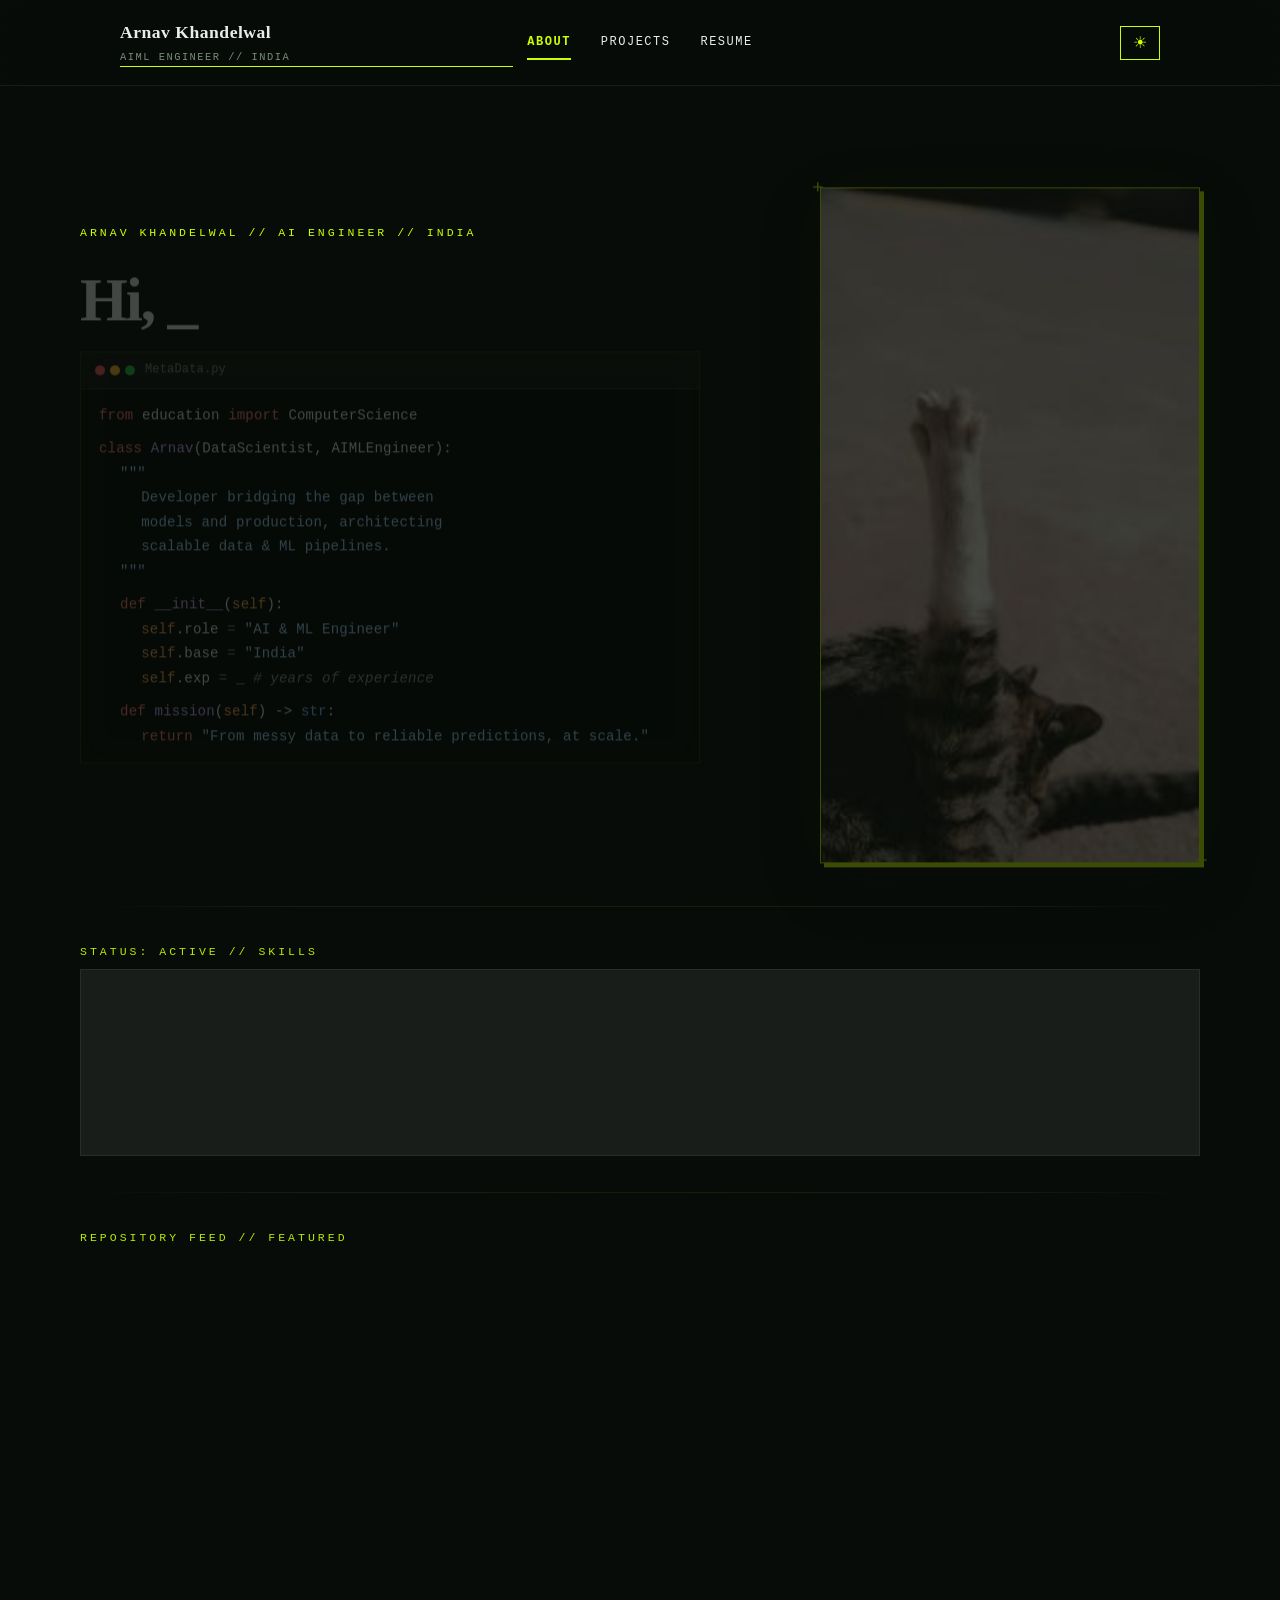
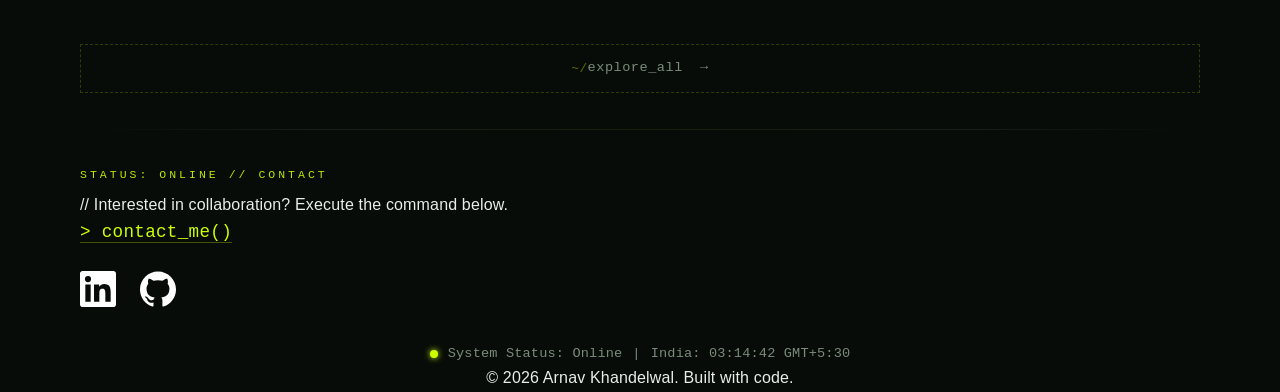
<file: index.html>
<!DOCTYPE html>
<html lang="en">

<head>
    <meta http-equiv="Content-Security-Policy" 
      content="default-src 'self'; script-src 'self' https://api.github.com https://api.rss2json.com https://cdn.jsdelivr.net; connec; style-src 'self' https://fonts.googleapis.com; font-src 'self' https://fonts.gstatic.com;">
    <meta name="description"
      content="A simple portfolio website.">
    <meta name="keywords" content="AI Engineer, ML Engineer, Computer Vision, Gen AI, NLP, PyTorch, TensorFlow, Deep Learning, Data Science">
   
    <meta property="og:type" content="website">
    <meta property="og:url" content="https://Crammer.dev/">
    <meta property="og:title" content="AIML Engineer | CS Undergrad ">
    <meta property="og:description" content="GenAI enthusiast and ML engineer with a passion for computer vision and natural language processing.">
    <meta property="og:image" content="https://Crammer.dev/assets/preview_card.png">
    <meta property="twitter:card" content="summary_large_image">
    <meta property="twitter:title" content="AIML Engineer | CS Undergrad ">
    <meta property="twitter:description" content="GenAI enthusiast and ML engineer with a passion for computer vision and natural language processing.">
    <meta charset="UTF-8">
    <meta name="viewport" content="width=device-width, initial-scale=1.0">
    <title>AIML Engineer · CS Undergrad | Portfolio</title>
    <link rel="icon" type="image/svg+xml" href="content/icon.svg">
    <script src="theme-init.js"></script>
    <link rel=""preconnect" href="https://fonts.googleapis.com">
    <link rel="preconnect" href="https://fonts.gstatic.com" crossorigin>
    <link 
        href="https://fonts.googleapis.com/css2?family=DM+Sans:ital,opsz,wght@0,9..40,400;0,9..40,500;0,9..40,600;1,9..40,400&family=Fira+Code:wght@300;400;600&family=Playfair+Display:ital,wght@0,700;1,400&display=swap" 
        rel="stylesheet">
    <link rel="stylesheet" href="style.css">
    <link rel="stylesheet" href="css/index.css">
</head>    

<body>
    <div class="container">
        <nav>
            <a href="index.html" class="nav-brand">
                <span class="nav-brand-name">Arnav Khandelwal</span>
                <span class="nav-brand-tagline">AIML Engineer // India</span>
            </a>
            <div class="nav-links">
                <a href="index.html" data-i18n="nav.about">About</a>
                <a href="projects.html" data-i18n="nav.projects">Projects</a>
                <a href="cv.html" data-i18n="nav.resume">Resume</a>
            </div>
            <div class="nav-controls">
                <button id="menu-toggle" class="menu-toggle" data-i18n-attr="aria-label:nav.menu_aria" aria-label="Toggle navigation">☰</button>
                <button id="theme-toggle" data-i18n-attr="title:nav.theme_title" title="Switch Theme">☀</button>
            </div>
        </nav>

        <section id = "hero">
            <div class="hero-layout">
                <div class="hero-panel-left">
                    <p class="section-label" data-i18n="hero.label">Arnav Khandelwal // AIML Engineer // India</p>
                    <h1 class="hero-display-name"><span id="typewriter"></span><span class="cursor">_</span></h1>

                    <!-- Unified Python code box -->
                    <div class="code-box">
                        <div class="code-box-tab">
                            <span class="code-box-dots"><span></span><span></span><span></span></span>
                            MetaData.py
                        </div>
                        <div class="code-box-body">
                            <p><span class="py-kw">from</span> education <span class="py-kw">import</span> ComputerScience</p>
                            <p class="py-blank"></p>
                            <p><span class="py-kw">class</span> <span class="py-fn">Arnav</span>(DataScientist, AIMLEngineer):</p>
                            <p class="py-l1"><span class="py-str">"""</span></p>
                            <p class="py-l2"><span class="py-str" data-i18n="code.doc_line1">Developer bridging the gap between</span></p>
                            <p class="py-l2"><span class="py-str" data-i18n="code.doc_line2">models and production, architecting</span></p>
                            <p class="py-l2"><span class="py-str" data-i18n="code.doc_line3">scalable data &amp; ML pipelines.</span></p>
                            <p class="py-l1"><span class="py-str">"""</span></p>
                            <p class="py-blank"></p>
                            <p class="py-l1"><span class="py-kw">def</span> <span class="py-fn">__init__</span>(<span class="py-self">self</span>):</p>
                            <p class="py-l2"><span class="py-self">self</span>.role<span class="py-op"> = </span><span class="py-str" data-i18n="code.role">"Data / ML Engineer"</span></p>
                            <p class="py-l2"><span class="py-self">self</span>.base<span class="py-op"> = </span><span class="py-str" data-i18n="code.base">"India"</span></p>
                            <p class="py-l2"><span class="py-self">self</span>.exp<span class="py-op"> = </span><span class="py-num">_</span>  <span class="py-comment" data-i18n="code.comment"># years of experience (To be filled)</span></p>
                            <p class="py-blank"></p>
                            <p class="py-l1"><span class="py-kw">def</span> <span class="py-fn">mission</span>(<span class="py-self">self</span>) -&gt; <span class="py-type">str</span>:</p>
                            <p class="py-l2"><span class="py-kw">return</span> <span class="py-str" data-i18n="code.mission">"Making meaningful contributions to the field of AI and Machine Learning."</span></p>
                        </div>
                    </div>

                    <h2 class="hero-subtitle"><span data-i18n="hero.subtitle_line1">DATA & ML ENGINEER //</span><br><span data-i18n="hero.subtitle_line2">SCALABLE PIPELINES //</span><br><span data-i18n="hero.subtitle_line3">AI PRODUCT DEVELOPMENT</span></h2>
                </div>

<!-- #TO DO : Replace with images -->

                <!-- Hero Visual: profile photo -->
                <div class="hero-panel-right">
                    <div class="video-frame-wrapper">
                        <a href="cv.html" class="profile-link">
                            <div class="video-frame" id="hero-frame">
                                <img src="content\img\download.jpg" alt="Arnav Khandelwal" class="profile-img active">
                                <img src="content\img\images (1).jpg" alt="Arnav Khandelwal" class="profile-img">
                                <img src="content\img\images.jpg" alt="Arnav Khandelwal" class="profile-img">
                                <div class="profile-hover-overlay"><span>View_Profile()</span></div>
                            </div>
                        </a>
                    </div>
                </div>
            </div>
        </section>
        
        <section class="section" id="skills">
            <span class="section-label" data-i18n="skills.label">Status: Active // Skills</span>

            <div class="skills-va">
                <div class="skills-va-cell">
                    <span class="skills-va-label chip-lang" data-i18n="skills.langs">Programming Languages</span>
                    <div class="skills-va-chips">
                        <span class="skill-chip chip-lang">Python</span>
                        <span class="skill-chip chip-lang">SQL</span>
                        <span class="skill-chip chip-lang">Bash</span>
                        <span class="skill-chip chip-lang">C/C++</span>
                    </div>
                </div>
                <div class="skills-va-cell">
                    <span class="skills-va-label chip-cloud" data-i18n="skills.cloud">Infra</span>
                    <div class="skills-va-chips">
                        <span class="skill-chip chip-cloud">Docker</span>
                        <span class="skill-chip chip-cloud">Linux</span>
                        <span class="skill-chip chip-cloud">Git / GitHub</span>
                    </div>
                </div>
                <div class="skills-va-cell">
                    <span class="skills-va-label chip-ml" data-i18n="skills.ml">ML Stack</span>
                    <div class="skills-va-chips">
                        <span class="skill-chip chip-ml">TensorFlow</span>
                        <span class="skill-chip chip-ml">PyTorch</span>
                        <span class="skill-chip chip-ml">HuggingFace</span>
                        <span class="skill-chip chip-ml">LangChain</span>
                        <span class="skill-chip chip-ml">Scikit-learn</span>
                        <span class="skill-chip chip-ml">OpenCV</span>
                        <span class="skill-chip chip-ml">Keras</span>
                    </div>
                </div>
            </div>
        </section>

        <section class="section" id="projects">
            <span class="section-label" data-i18n="home.projects.label">Repository Feed // Featured</span>
            <div class="proj-list">

                <article class="card proj-card">
                    <div class="proj-header">
                        <h3 class="card-header"><span class="proj-prompt">~/</span>screen-analyzer</h3>
                        <a href="https://github.com/Crammer24082005/screen-analyzer" target="_blank" class="btn-link">view_source&nbsp;→</a>
                    </div>
                    <div class="card-tags">
                        <span class="tag">Python</span>
                        <span class="tag">Gen AI</span>
                    </div>
                    <p class="card-desc" data-i18n="home.projects.seo_desc">OCR + GenAI based real time assistant.</p>
                </article>

                <article class="card proj-card">
                    <div class="proj-header">
                        <h3 class="card-header"><span class="proj-prompt">~/</span>Agentic-honeypot</h3>
                        <a href="https://github.com/Crammer24082005/Agentic-Honeypot" target="_blank" class="btn-link">view_source&nbsp;→</a>
                    </div>
                    <div class="card-tags">
                        <span class="tag">API</span>
                        <span class="tag">NLP</span>
                    </div>
                    <p class="card-desc" data-i18n="home.projects.openweather_desc">AI-powered scam detection API.</p>
                </article>

                <article class="card proj-card">
                    <div class="proj-header">
                        <h3 class="card-header"><span class="proj-prompt">~/</span>BreakHis_Cancer_Classifier</h3>
                        <a href="https://github.com/Crammer24082005/BreakHis_Cancer_Classifier" target="_blank" class="btn-link">view_source&nbsp;→</a>
                    </div>
                    <div class="card-tags">
                        <span class="tag">CNN</span>
                        <span class="tag">PyTorch</span>
                    </div>
                    <p class="card-desc" data-i18n="home.projects.scoring_desc">CNN-based classifier for breast cancer detection.</p>
                </article>

            </div>
            <a href="projects.html" class="proj-card-ghost">
                <span class="proj-prompt">~/</span><span data-i18n="home.projects.explore">explore_all</span>&nbsp;&nbsp;→
            </a>
        </section>      
        
        <section class="section" id="contact">
            <span class="section-label" data-i18n="contact.label">Status: Online // Contact</span>
            <div style="padding: 20px 0;">
                <p style="margin-bottom: 20px; color: var(--text-secondary); font-family: var(--font-code); font-size: 0.9rem;" data-i18n="contact.prompt">
                    // Interested in collaboration? Send me an email.
                </p>
                <a href="mailto:KhandelwalArnav2005@gmail.com" style="font-size: 1.2rem; color: var(--accent-color); font-family: var(--font-code); border-bottom: none;">
                    > contact_me()
                </a>
                <div class="social-links">
                    <a href="https://linkedin.com/in/arnav-khandelwal-3ba878289" target="_blank" class="social-icon" aria-label="LinkedIn">
                        <svg xmlns="http://www.w3.org/2000/svg" viewBox="0 0 24 24"><path d="M20.447 20.452h-3.554v-5.569c0-1.328-.027-3.037-1.852-3.037-1.853 0-2.136 1.445-2.136 2.939v5.667H9.351V9h3.414v1.561h.046c.477-.9 1.637-1.85 3.37-1.85 3.601 0 4.267 2.37 4.267 5.455v6.286zM5.337 7.433a2.062 2.062 0 01-2.063-2.065 2.064 2.064 0 112.063 2.065zm1.782 13.019H3.555V9h3.564v11.452zM22.225 0H1.771C.792 0 0 .774 0 1.729v20.542C0 23.227.792 24 1.771 24h20.451C23.2 24 24 23.227 24 22.271V1.729C24 .774 23.2 0 22.222 0h.003z"/></svg>
                    </a>
                    <a href="https://github.com/Crammer24082005" target="_blank" class="social-icon" aria-label="GitHub">
                        <svg xmlns="http://www.w3.org/2000/svg" viewBox="0 0 24 24"><path d="M12 .297c-6.63 0-12 5.373-12 12 0 5.303 3.438 9.8 8.205 11.385.6.113.82-.258.82-.577 0-.285-.01-1.04-.015-2.04-3.338.724-4.042-1.61-4.042-1.61C4.422 18.07 3.633 17.7 3.633 17.7c-1.087-.744.084-.729.084-.729 1.205.084 1.838 1.236 1.838 1.236 1.07 1.835 2.809 1.305 3.495.998.108-.776.417-1.305.76-1.605-2.665-.3-5.466-1.332-5.466-5.93 0-1.31.465-2.38 1.235-3.22-.135-.303-.54-1.523.105-3.176 0 0 1.005-.322 3.3 1.23.96-.267 1.98-.399 3-.405 1.02.006 2.04.138 3 .405 2.28-1.552 3.285-1.23 3.285-1.23.645 1.653.24 2.873.12 3.176.765.84 1.23 1.91 1.23 3.22 0 4.61-2.805 5.625-5.475 5.92.42.36.81 1.096.81 2.22 0 1.606-.015 2.896-.015 3.286 0 .315.21.69.825.57C20.565 22.092 24 17.592 24 12.297c0-6.627-5.373-12-12-12"/></svg>
                    </a>
                </div>
            </div>
        </section>

        <footer>
            <div class="status-bar">
                <span class="status-indicator"></span>
                <span data-i18n="status.online">System Status: Online</span>
                <span>|</span>
                <span id="cph-time">India: Loading...</span>
            </div>
            <div style="margin-top: 15px; opacity: 0.5; font-family: var(--font-code); font-size: 0.8rem;" data-i18n="footer.copy">
                &copy; 2026 Arnav Khandelwal. Built with code.
            </div>
        </footer>
    </div>

    <script src="js/i18n.js"></script>
    <script src="loader.js"></script>
    <script src="js/index.js"></script>
</body>

</html>
</file>
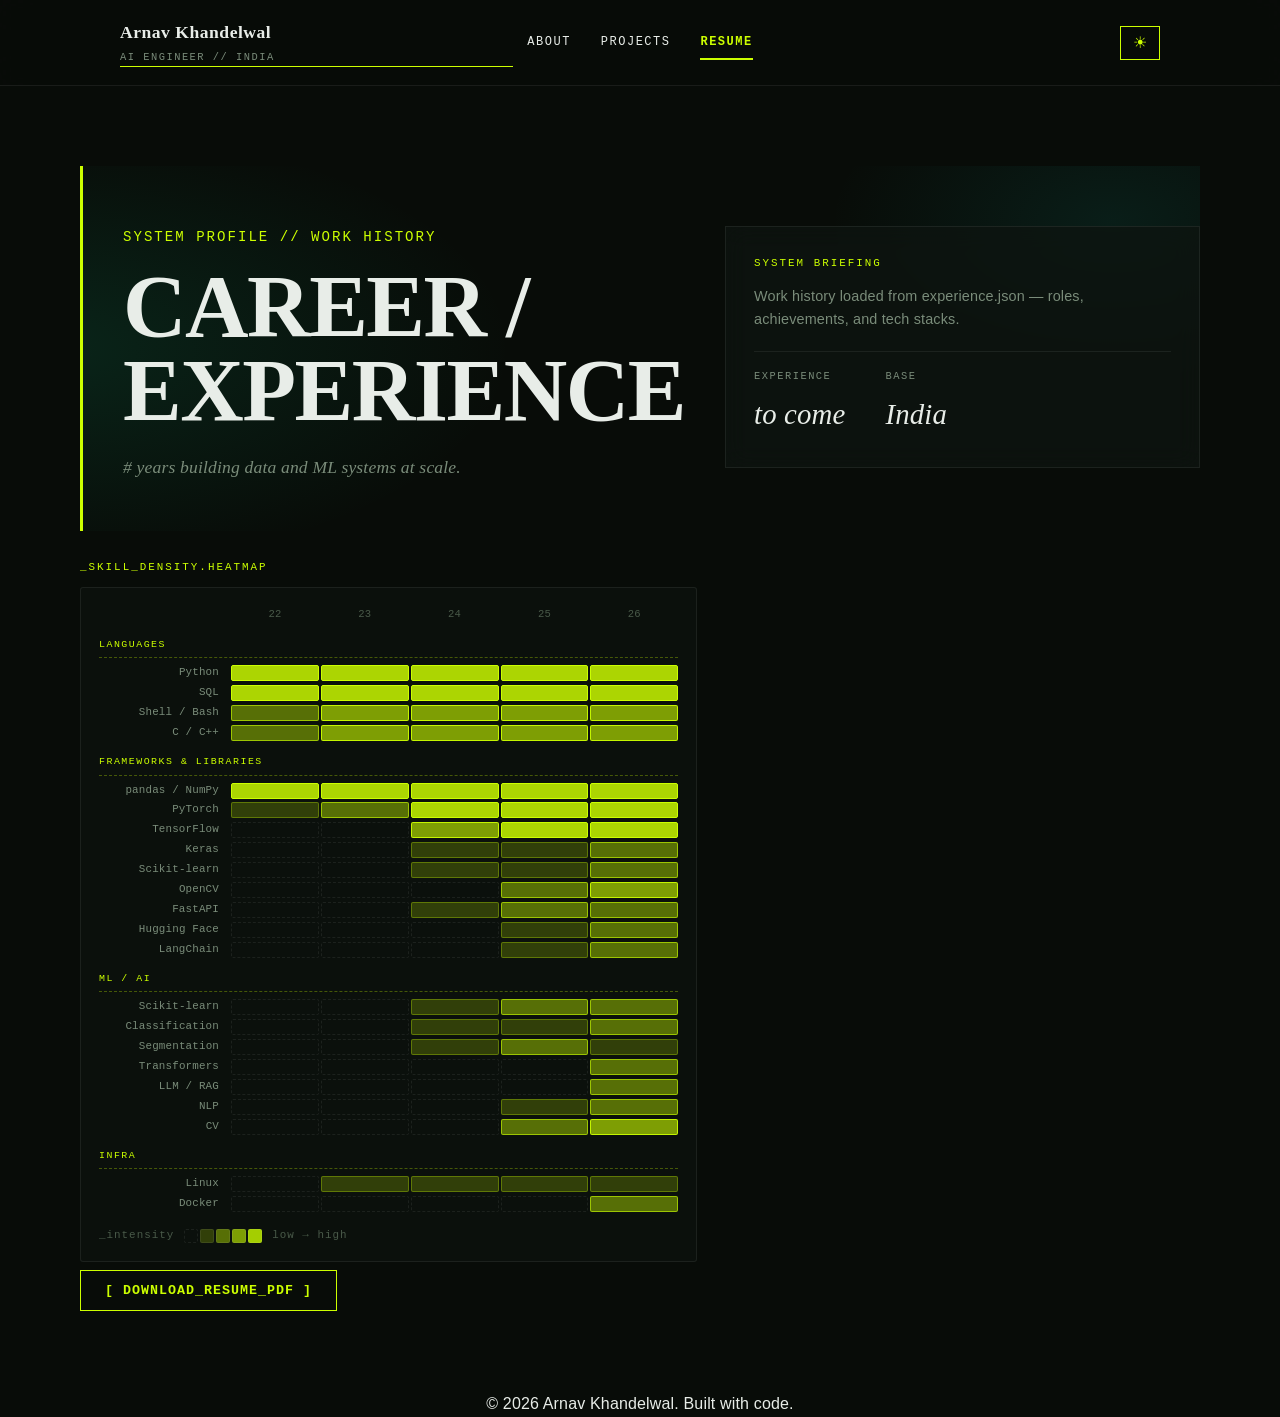
<file: cv.html>
<!DOCTYPE html>
<html lang="en">

<head>
    <meta charset="UTF-8">
    <meta http-equiv="Content-Security-Policy"
        content="default-src 'self'; script-src 'self' https://api.github.com https://api.rss2json.com https://cdn.jsdelivr.net; connect-src 'self' https://api.github.com https://api.rss2json.com; style-src 'self' https://fonts.googleapis.com; font-src https://fonts.gstatic.com;">
    <meta name="viewport" content="width=device-width, initial-scale=1.0">
    <title data-i18n="title.resume">Arnav | Resume</title>
    <link rel="icon" type="image/svg+xml" href="content/icon.svg">
    <script src="theme-init.js"></script>
    <link rel="preconnect" href="https://fonts.googleapis.com">
    <link rel="preconnect" href="https://fonts.gstatic.com" crossorigin>
    <link href="https://fonts.googleapis.com/css2?family=DM+Sans:ital,opsz,wght@0,9..40,400;0,9..40,500;0,9..40,600;1,9..40,400&family=Fira+Code:wght@300;400;600&family=Playfair+Display:ital,wght@0,700;1,400&display=swap" rel="stylesheet">
    <link rel="stylesheet" href="style.css">
    <link rel="stylesheet" href="cv-section/cv-section.css">
    <script src="cv-section/data.js"></script>
</head>

<body>
    <div class="container">
        <nav>
            <a href="index.html" class="nav-brand">
                <span class="nav-brand-name">Arnav Khandelwal</span>
                <span class="nav-brand-tagline" data-i18n="nav.tagline">AIML Engineer // India</span>
            </a>
            <div class="nav-links">
                <a href="index.html" data-i18n="nav.about">About</a>
                <a href="projects.html" data-i18n="nav.projects">Projects</a>
                <a href="cv.html" data-i18n="nav.resume">Resume</a>
            </div>
            <div class="nav-controls">
                <button id="menu-toggle" class="menu-toggle" data-i18n-attr="aria-label:nav.menu_aria" aria-label="Toggle navigation">☰</button>
                <button id="theme-toggle" data-i18n-attr="title:nav.theme_title" title="Switch Theme">☀</button>
            </div>
        </nav>

        <section class="section">
            <div class="page-hero">
                <div class="page-hero-left">
                    <span class="page-hero-label" data-i18n="cv.label">System Profile // Work History</span>
                    <h1 class="page-hero-title"><span data-i18n="cv.title_line1">CAREER /</span><br><span data-i18n="cv.title_line2">EXPERIENCE</span></h1>
                    <p class="page-hero-subtitle" data-i18n="cv.subtitle"># years building data and ML systems.</p>
                </div>
                <div class="page-hero-meta">
                    <span class="page-hero-meta-label" data-i18n="cv.briefing_label">System Briefing</span>
                    <p class="page-hero-meta-text" data-i18n="cv.briefing_text">Work history loaded from experience.json — roles, achievements, and tech stacks.</p>
                    <div class="page-hero-stats">
                        <div>
                            <span class="page-hero-stat-label" data-i18n="cv.experience">Experience</span>
                            <span class="page-hero-stat-value" style="font-family: var(--font-code); font-size: 0.85rem; font-style: normal;">to come</span>
                        </div>
                        <div>
                            <span class="page-hero-stat-label" data-i18n="cv.base">Base</span>
                            <span class="page-hero-stat-value" style="font-family: var(--font-code); font-size: 0.85rem; font-style: normal;">India</span>
                        </div>
                    </div>
                </div>
            </div>

            <div class="timeline" id="cv-timeline">
                <p style="color: var(--accent-color); font-family: var(--font-code);" data-i18n="cv.loading">_fetching_experience_data...</p>
            </div>

            <div style="margin-top: 40px; text-align: center;">
                <button id="print-btn" class="btn" data-resume-pdf="content/resume_2026.pdf" data-i18n="cv.download">
                    [ DOWNLOAD_RESUME_PDF ]
                </button>
            </div>

        </section>

        <footer>
            <div style="margin-top: 50px; opacity: 0.5; text-align: center; font-family: var(--font-code); font-size: 0.8rem;" data-i18n="footer.copy">
                &copy; 2026 Arnav Khandelwal. Built with code.
            </div>
        </footer>
    </div>

    <script src="js/i18n.js"></script>
    <script src="loader.js"></script>
    <script src="cv-section/cv-section.js"></script>
</body>

</html>
</file>
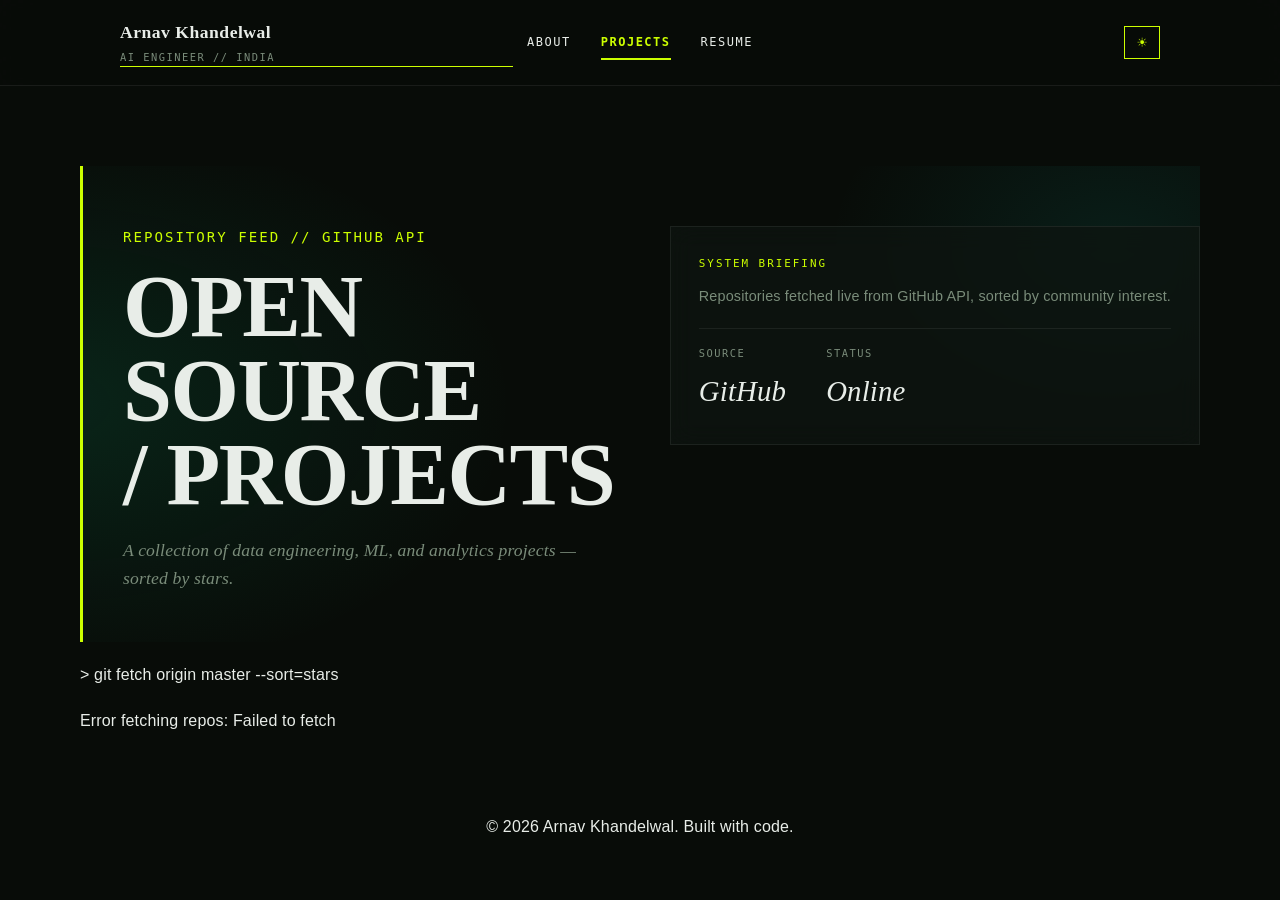
<file: projects.html>
<!DOCTYPE html>
<html lang="en">

<head>
    <meta charset="UTF-8">
    <meta http-equiv="Content-Security-Policy"
        content="default-src 'self'; script-src 'self' https://api.github.com https://api.rss2json.com https://cdn.jsdelivr.net; connect-src 'self' https://api.github.com https://api.rss2json.com; style-src 'self' https://fonts.googleapis.com; font-src https://fonts.gstatic.com;">
    <meta name="viewport" content="width=device-width, initial-scale=1.0">
    <title data-i18n="title.projects">Arnav | Projects</title>
    <link rel="icon" type="image/svg+xml" href="content/icon.svg">
    <script src="theme-init.js"></script>
    <link rel="preconnect" href="https://fonts.googleapis.com">
    <link rel="preconnect" href="https://fonts.gstatic.com" crossorigin>
    <link href="https://fonts.googleapis.com/css2?family=DM+Sans:ital,opsz,wght@0,9..40,400;0,9..40,500;0,9..40,600;1,9..40,400&family=Fira+Code:wght@300;400;600&family=Playfair+Display:ital,wght@0,700;1,400&display=swap" rel="stylesheet">
    <link rel="stylesheet" href="style.css">
</head>

<body>
    <div class="container">
        <nav>
            <a href="index.html" class="nav-brand">
                <span class="nav-brand-name">Arnav Khandelwal</span>
                <span class="nav-brand-tagline" data-i18n="nav.tagline">AI Engineer // India</span>
            </a>
            <div class="nav-links">
                <a href="index.html" data-i18n="nav.about">About</a>
                <a href="projects.html" data-i18n="nav.projects">Projects</a>
                <a href="cv.html" data-i18n="nav.resume">Resume</a>
            </div>
            <div class="nav-controls">
                <button id="menu-toggle" class="menu-toggle" data-i18n-attr="aria-label:nav.menu_aria" aria-label="Toggle navigation">☰</button>
                <button id="theme-toggle" data-i18n-attr="title:nav.theme_title" title="Switch Theme">☀</button>
            </div>
        </nav>

        <section class="section">
            <div class="page-hero">
                <div class="page-hero-left">
                    <span class="page-hero-label" data-i18n="projects.label">Repository Feed // GitHub API</span>
                    <h1 class="page-hero-title"><span data-i18n="projects.title_line1">OPEN SOURCE</span><br><span data-i18n="projects.title_line2">/ PROJECTS</span></h1>
                    <p class="page-hero-subtitle" data-i18n="projects.subtitle">A collection of data engineering and ML projects.</p>
                </div>
                <div class="page-hero-meta">
                    <span class="page-hero-meta-label" data-i18n="projects.briefing_label">System Briefing</span>
                    <p class="page-hero-meta-text" data-i18n="projects.briefing_text">Repositories fetched live from GitHub API, sorted by community interest.</p>
                    <div class="page-hero-stats">
                        <div>
                            <span class="page-hero-stat-label" data-i18n="projects.source">Source</span>
                            <span class="page-hero-stat-value">GitHub</span>
                        </div>
                        <div>
                            <span class="page-hero-stat-label" data-i18n="projects.status">Status</span>
                            <span class="page-hero-stat-value" style="font-family: var(--font-code); font-size: 0.9rem; font-style: normal; color: var(--accent-color);" data-i18n="projects.status_online">Online</span>
                        </div>
                    </div>
                </div>
            </div>

            <p style="color: var(--text-secondary); margin-bottom: 24px; font-family: var(--font-code); font-size: 0.82rem;" data-i18n="projects.git_cmd">
                > git fetch origin master --sort=stars
            </p>

            <div class="proj-list" id="repo-grid">
                <p style="color: var(--accent-color); font-family: var(--font-code);" data-i18n="projects.loading">_fetching_data_from_github...</p>
            </div>
        </section>

        <footer>
            <div style="margin-top: 50px; opacity: 0.5; text-align: center; font-family: var(--font-code); font-size: 0.8rem;" data-i18n="footer.copy">
                &copy; 2026 Arnav Khandelwal. Built with code.
            </div>
        </footer>
    </div>

    <script src="js/i18n.js"></script>
    <script src="loader.js"></script>
</body>

</html>
</file>
<file: style.css>
/* --- VARIABLES: Design system --- */
:root {
    color-scheme: dark;
    /* ── Base palette ─────────────────────────────────── */
    --bg-color:       #080c08;
    --surface-color:  #0e1410;
    --surface-2:      #131a14;
    --glass:          rgba(14, 20, 16, 0.75);
    --glass-hover:    rgba(19, 26, 20, 0.82);

    /* ── Typography ───────────────────────────────────── */
    --text-primary:   #e8ede8;
    --text-secondary: #7a8c7a;
    --text-muted:     #4a5a4a;

    /* ── Accent (neon lime, used precisely) ───────────── */
    --accent-color:   #ccff00;
    --accent-dim:     rgba(204, 255, 0, 0.6);
    --accent-glow:    rgba(204, 255, 0, 0.18);
    --accent-subtle:  rgba(204, 255, 0, 0.06);

    /* ── Atmospheric gradient blob colors ─────────────── */
    --atm-emerald:    rgba(16, 185, 129, 0.14);
    --atm-teal:       rgba(20, 184, 166, 0.10);
    --atm-lime:       rgba(132, 204, 22, 0.12);

    /* ── Navigation ───────────────────────────────────── */
    --nav-bg:         rgba(8, 12, 8, 0.88);
    --nav-border:     rgba(255, 255, 255, 0.07);
    --nav-text:       #e8ede8;

    /* ── Fonts ────────────────────────────────────────── */
    --font-code:      'Fira Code', monospace;
    --font-body:      'DM Sans', sans-serif;
    --font-display:   'Playfair Display', serif;

    /* ── Easing & Duration ────────────────────────────── */
    --ease-out-expo:  cubic-bezier(0.16, 1, 0.3, 1);
    --ease-cinematic: cubic-bezier(0.25, 0.46, 0.45, 0.94);
    --dur-fast: 0.18s;
    --dur-mid:  0.35s;
    --dur-slow: 0.65s;
}

/* --- LIGHT THEME (Warm Editorial) --- */
[data-theme="light"] {
    --bg-color:      #f5f2eb;
    --surface-color: #eae6dc;
    --surface-2:     #dedad0;
    /* Darker text for high contrast on warm ivory — WCAG AAA on bg */
    --text-primary:  #0c0f0a;
    --text-secondary: #353d30;
    --text-muted:    #5c6458;

    --accent-color:  #1a5c00;
    --accent-dim:    rgba(26, 92, 0, 0.65);
    --accent-glow:   rgba(26, 92, 0, 0.14);
    --accent-subtle: rgba(26, 92, 0, 0.06);

    --atm-emerald:   rgba(16, 140, 80, 0.07);
    --atm-teal:      rgba(20, 130, 120, 0.05);
    --atm-lime:      rgba(80, 140, 10, 0.06);

    --nav-bg:        rgba(245, 242, 235, 0.94);
    --nav-border:    rgba(12, 15, 10, 0.12);
    --nav-text:      #0c0f0a;

    --glass:         rgba(239, 236, 228, 0.70);
    --glass-hover:   rgba(230, 226, 216, 0.78);
    color-scheme: light;
}

/* --- GLOBAL RESET & BASE --- */
* {
    box-sizing: border-box;
    margin: 0;
    padding: 0;
}

body {
    background-color: var(--bg-color);
    color: var(--text-primary);
    font-family: var(--font-body);
    font-optical-sizing: auto;
    line-height: 1.65;
    letter-spacing: 0.01em;
    overflow-x: hidden;
    transition: background-color 0.3s, color 0.3s;
    background-image: url("data:image/svg+xml,%3Csvg xmlns='http://www.w3.org/2000/svg' width='200' height='200'%3E%3Cfilter id='n'%3E%3CfeTurbulence type='fractalNoise' baseFrequency='0.75' numOctaves='4' stitchTiles='stitch'/%3E%3CfeColorMatrix type='saturate' values='0'/%3E%3C%2Ffilter%3E%3Crect width='200' height='200' filter='url(%23n)' opacity='0.025'/%3E%3C%2Fsvg%3E");
    background-repeat: repeat;
    background-size: 200px 200px;
}

/* --- TYPOGRAPHY --- */
h1, h2, h3, h4 {
    font-family: var(--font-code);
    color: var(--text-primary);
    margin-bottom: 1rem;
}

h1 {
    font-size: 3rem;
}

/* Global 'a' tags */
a {
    color: var(--text-primary);
    text-decoration: none;
    border-bottom: 1px solid var(--accent-color);
    transition: all 0.3s ease;
}

a:hover {
    background-color: var(--accent-color);
    color: var(--bg-color);
    box-shadow: 0 0 15px var(--accent-color);
}

/* --- LAYOUT UTILITIES --- */
.container {
    max-width: 1200px;
    margin: 0 auto;
    padding: 0 40px;
    position: relative;
    z-index: 1;
}

section {
    padding: 80px 0;
}

/* --- COMPONENTS: The "Card" Look --- */
.card, .project-item, .skill-box {
    background: var(--glass);
    backdrop-filter: blur(12px);
    -webkit-backdrop-filter: blur(12px);
    border: 1px solid var(--nav-border);
    padding: 2rem;
    border-radius: 4px;
    transition:
        transform var(--dur-mid) var(--ease-out-expo),
        box-shadow var(--dur-mid) ease,
        background var(--dur-mid) ease,
        border-color var(--dur-mid) ease;
    position: relative;
    overflow: hidden;
}

.card:hover, .project-item:hover {
    transform: translateY(-6px);
    background: var(--glass-hover);
    border-color: rgba(204, 255, 0, 0.2);
    box-shadow:
        0 0 0 1px rgba(204, 255, 0, 0.18),
        0 12px 40px -8px rgba(0, 0, 0, 0.7),
        0 0 30px -10px rgba(204, 255, 0, 0.10);
}

.card::before, .project-item::before {
    content: '';
    display: block;
    width: 100%;
    height: 1px;
    background: linear-gradient(90deg, var(--accent-color), rgba(204, 255, 0, 0.3) 50%, transparent);
    position: absolute;
    top: 0;
    left: 0;
    transform: scaleX(0);
    transform-origin: left;
    transition: transform 0.5s var(--ease-out-expo);
}

.card:hover::before, .project-item:hover::before {
    transform: scaleX(1);
}

/* --- BUTTONS: Neon Style --- */
.btn {
    display: inline-block;
    padding: 12px 24px;
    font-family: var(--font-code);
    font-weight: bold;
    border: 1px solid var(--accent-color);
    color: var(--accent-color);
    background: transparent;
    cursor: pointer;
    transition: all 0.3s ease;
    text-transform: uppercase;
    letter-spacing: 1px;
}

.btn:hover {
    background: var(--accent-color);
    color: var(--bg-color);
    box-shadow: 0 0 20px var(--accent-glow);
}

/* --- SUPER SAIYAN BUTTON & MODE --- */
.btn-saiyan {
    display: inline-block;
    padding: 12px 24px;
    font-family: var(--font-code);
    font-size: 1rem;
    font-weight: bold;
    border: 1px solid #ffdd00;
    color: #ffdd00;
    background: transparent;
    cursor: pointer;
    transition: all 0.3s ease;
    text-transform: uppercase;
    letter-spacing: 1px;
    -webkit-appearance: none;
    appearance: none;
    outline: none;
    border-radius: 0;
    line-height: normal;
}

.btn-saiyan:hover {
    background: #ffdd00;
    color: #000;
    box-shadow: 0 0 25px rgba(255, 221, 0, 0.8);
}

.saiyan-mode {
    background: linear-gradient(135deg, #ffdd00, #ffaa00) !important;
    box-shadow: 0 0 50px rgba(255, 221, 0, 0.6) !important;
    transition: all 0.5s ease;
}

/* --- NAVIGATION: 3-column layout --- */
nav {
    position: sticky;
    top: 0;
    background: var(--nav-bg);
    border-bottom: 1px solid var(--nav-border);
    backdrop-filter: blur(20px) saturate(160%);
    -webkit-backdrop-filter: blur(20px) saturate(160%);
    z-index: 1000;
    display: grid;
    grid-template-columns: 1fr auto 1fr;
    align-items: center;
    transition: background 0.3s ease, border-color 0.3s ease, transform 0.3s ease;
    /* Break out of .container to span full viewport width */
    width: 100vw;
    margin-left: calc(-50vw + 50%);
    padding: 18px calc(50vw - 50% + 40px);
}

/* Brand: left column */
.nav-brand {
    display: flex;
    flex-direction: column;
    gap: 2px;
}

.nav-brand-name {
    font-family: var(--font-display);
    font-size: 1.1rem;
    font-weight: 700;
    color: var(--nav-text);
    letter-spacing: 0.5px;
    border-bottom: none;
    transition: color 0.3s ease;
}

.nav-brand-name:hover {
    background: none;
    box-shadow: none;
    color: var(--accent-color);
}

.nav-brand-tagline {
    font-family: var(--font-code);
    font-size: 0.65rem;
    color: var(--text-secondary);
    letter-spacing: 1.5px;
    text-transform: uppercase;
}

/* Links: center column */
.nav-links {
    display: flex;
    align-items: center;
    gap: 2px;
}

.nav-links a {
    color: var(--nav-text);
    font-family: var(--font-code);
    font-size: 0.75rem;
    font-weight: 500;
    letter-spacing: 1.5px;
    text-transform: uppercase;
    padding: 6px 14px;
    position: relative;
    border-bottom: none;
    transition: color 0.3s ease;
}

.nav-links a::after {
    content: '';
    position: absolute;
    width: 0;
    height: 2px;
    bottom: -2px;
    left: 14px;
    background-color: var(--accent-color);
    transition: width 0.3s ease;
}

.nav-links a:hover {
    background: none;
    box-shadow: none;
    color: var(--accent-color);
}

.nav-links a:hover::after {
    width: calc(100% - 28px);
}

.nav-links a.active {
    color: var(--accent-color);
    font-weight: bold;
}

.nav-links a.active::after {
    width: calc(100% - 28px);
}

/* Controls: right column (aligned right) */
.nav-controls {
    display: flex;
    justify-content: flex-end;
    align-items: center;
    gap: 8px;
}

/* --- THEME TOGGLE BUTTON --- */
#theme-toggle {
    background: transparent;
    border: 1px solid var(--accent-color);
    color: var(--accent-color);
    padding: 6px 12px;
    cursor: pointer;
    font-family: var(--font-code);
    font-size: 1rem;
    transition: all 0.3s ease;
}

#theme-toggle:hover {
    background: var(--accent-color);
    color: var(--bg-color);
    box-shadow: 0 0 10px var(--accent-glow);
}

/* --- HAMBURGER MENU TOGGLE (Mobile only) --- */
.menu-toggle {
    display: none;
    background: transparent;
    border: 1px solid var(--accent-color);
    color: var(--accent-color);
    padding: 6px 12px;
    cursor: pointer;
    font-family: var(--font-code);
    font-size: 1.2rem;
    transition: all 0.3s ease;
    -webkit-appearance: none;
    appearance: none;
    line-height: 1;
}

.menu-toggle:hover {
    background: var(--accent-color);
    color: var(--bg-color);
    box-shadow: 0 0 10px var(--accent-glow);
}

/* --- LANGUAGE SWITCHER --- */
.lang-switcher {
    position: relative;
    display: inline-flex;
}

.lang-toggle {
    background: transparent;
    border: 1px solid var(--accent-color);
    color: var(--accent-color);
    padding: 6px 10px;
    cursor: pointer;
    font-family: var(--font-code);
    font-size: 0.85rem;
    letter-spacing: 1px;
    transition: all 0.3s ease;
    line-height: 1;
    min-width: 54px;
    text-align: center;
}

.lang-toggle:hover,
.lang-toggle[aria-expanded="true"] {
    background: var(--accent-color);
    color: var(--bg-color);
    box-shadow: 0 0 10px var(--accent-glow);
}

.lang-menu {
    position: absolute;
    top: calc(100% + 6px);
    right: 0;
    min-width: 180px;
    margin: 0;
    padding: 6px 0;
    list-style: none;
    background: var(--bg-color);
    border: 1px solid var(--accent-color);
    box-shadow: 0 6px 24px rgba(0, 0, 0, 0.4), 0 0 14px var(--accent-glow);
    font-family: var(--font-code);
    font-size: 0.85rem;
    z-index: 1000;
    opacity: 0;
    transform: translateY(-4px);
    pointer-events: none;
    transition: opacity 0.18s ease, transform 0.18s ease;
}

.lang-menu.open {
    opacity: 1;
    transform: translateY(0);
    pointer-events: auto;
}

.lang-option {
    display: grid;
    grid-template-columns: 28px 1fr;
    align-items: center;
    gap: 10px;
    padding: 8px 14px;
    cursor: pointer;
    color: var(--text-color);
    transition: background 0.15s ease, color 0.15s ease;
    user-select: none;
}

.lang-option:hover {
    background: var(--accent-color);
    color: var(--bg-color);
}

.lang-option.active {
    color: var(--accent-color);
}

.lang-option.active::before {
    content: '>';
    position: absolute;
    margin-left: -12px;
    color: var(--accent-color);
}

.lang-option.active:hover {
    color: var(--bg-color);
}

.lang-option .lang-flag {
    display: inline-flex;
    align-items: center;
    justify-content: center;
    width: 20px;
    height: 15px;
    line-height: 1;
}

.lang-option .lang-flag-svg,
.lang-flag-svg {
    width: 100%;
    height: 100%;
    display: block;
    border: 1px solid rgba(0, 0, 0, 0.12);
    border-radius: 2px;
    box-sizing: border-box;
}

[data-theme="dark"] .lang-option .lang-flag-svg,
[data-theme="dark"] .lang-flag-svg {
    border-color: rgba(255, 255, 255, 0.15);
}

.lang-option .lang-name {
    font-size: 0.85rem;
}

/* RTL support for Arabic greeting in the typewriter */
#typewriter[dir="rtl"] {
    direction: rtl;
    unicode-bidi: embed;
}

@media (max-width: 768px) {
    .lang-menu {
        right: 0;
        min-width: 160px;
    }
}

/* --- SECTION HEADINGS: Hybrid style --- */
.section-label {
    font-family: var(--font-code);
    font-size: 0.72rem;
    letter-spacing: 3px;
    text-transform: uppercase;
    color: var(--accent-color);
    display: block;
    margin-bottom: 8px;
    opacity: 0.9;
}

.section-title {
    font-family: var(--font-display);
    font-size: 2.8rem;
    font-weight: 700;
    color: var(--text-primary);
    margin-bottom: 2rem;
    line-height: 1.1;
    letter-spacing: -0.5px;
}

/* --- PAGE HERO (inner pages: blog, projects, cv) --- */
.page-hero {
    padding: 60px 0 50px;
    border-left: 3px solid var(--accent-color);
    padding-left: 40px;
    margin-bottom: 20px;
    display: grid;
    grid-template-columns: 1fr auto;
    gap: 40px;
    align-items: start;
    position: relative;
    overflow: hidden;
    isolation: isolate;
}

.page-hero::before {
    content: '';
    position: absolute;
    inset: -30px;
    z-index: 0;
    background:
        radial-gradient(ellipse 60% 80% at 0% 50%, var(--atm-emerald) 0%, transparent 65%),
        radial-gradient(ellipse 40% 60% at 90% 20%, var(--atm-teal) 0%, transparent 60%);
    pointer-events: none;
}

.page-hero-left,
.page-hero-meta {
    position: relative;
    z-index: 1;
}

/* --- ATMOSPHERIC SECTION DIVIDERS --- */
section + section {
    position: relative;
}

section + section::before {
    content: '';
    display: block;
    height: 1px;
    background: linear-gradient(90deg,
        transparent 0%,
        var(--nav-border) 20%,
        rgba(204, 255, 0, 0.08) 50%,
        var(--nav-border) 80%,
        transparent 100%
    );
    position: absolute;
    top: 0;
    left: 0;
    right: 0;
}

.page-hero-label {
    font-family: var(--font-code);
    font-size: 0.88rem;
    letter-spacing: 2px;
    text-transform: uppercase;
    color: var(--accent-color);
    display: block;
    margin-bottom: 16px;
}

.page-hero-title {
    font-family: var(--font-display);
    font-size: clamp(2.8rem, 7vw, 5.5rem);
    font-weight: 700;
    color: var(--text-primary);
    line-height: 0.95;
    letter-spacing: -1.5px;
    margin-bottom: 20px;
}

.page-hero-subtitle {
    font-family: var(--font-display);
    font-style: italic;
    font-size: 1.1rem;
    color: var(--text-secondary);
    line-height: 1.6;
    max-width: 480px;
}

.page-hero-meta {
    background: var(--glass);
    backdrop-filter: blur(12px);
    -webkit-backdrop-filter: blur(12px);
    border: 1px solid var(--nav-border);
    padding: 28px;
    min-width: 260px;
    flex-shrink: 0;
}

.page-hero-meta-label {
    font-family: var(--font-code);
    font-size: 0.68rem;
    letter-spacing: 2px;
    text-transform: uppercase;
    color: var(--accent-color);
    display: block;
    margin-bottom: 12px;
}

.page-hero-meta-text {
    font-size: 0.9rem;
    color: var(--text-secondary);
    line-height: 1.6;
    margin-bottom: 16px;
}

.page-hero-stats {
    display: flex;
    gap: 40px;
    margin-top: 20px;
    border-top: 1px solid var(--nav-border);
    padding-top: 16px;
}

.page-hero-stat-label {
    font-family: var(--font-code);
    font-size: 0.65rem;
    letter-spacing: 1.5px;
    text-transform: uppercase;
    color: var(--text-secondary);
    display: block;
    margin-bottom: 6px;
}

.page-hero-stat-value {
    font-family: var(--font-display);
    font-size: 1.8rem;
    font-style: italic;
    color: var(--text-primary);
}

/* --- HERO SECTION LAYOUT --- */
#hero {
    padding: 0; /* override section padding — panels control their own spacing */
    position: relative;
    isolation: isolate;
}

.hero-layout {
    display: grid;
    grid-template-columns: minmax(0, 1fr) clamp(190px, 34vw, 380px);
    gap: clamp(8px, 1.4vw, 16px);
    max-width: 1280px;
    margin: 0 auto;
    align-items: end;
}

/* Left text panel */
.hero-panel-left {
    display: flex;
    flex-direction: column;
    justify-content: center;
    padding: 48px 20px 48px 0;
}

/* Right photo panel */
.hero-panel-right {
    display: flex;
    flex-direction: column;
    align-items: flex-end;
    justify-content: center;
    padding: 48px 0 48px 0;
}

/* Large display name */
.hero-display-name {
    font-family: var(--font-display);
    font-size: clamp(3rem, 5vw, 4.5rem);
    font-weight: 700;
    line-height: 0.95;
    letter-spacing: -2px;
    color: var(--text-primary);
    margin-bottom: 20px;
}

/* Rectangular photo frame with corner accents */
.video-frame-wrapper {
    position: relative;
    width: 100%;
    max-width: clamp(190px, 34vw, 380px);
}

/* Corner accents */
.video-frame-wrapper::before,
.video-frame-wrapper::after {
    content: '+';
    position: absolute;
    font-family: var(--font-code);
    font-size: 1.2rem;
    color: var(--accent-color);
    z-index: 3;
    line-height: 1;
}

.video-frame-wrapper::before {
    top: -8px;
    left: -8px;
}

.video-frame-wrapper::after {
    bottom: -8px;
    right: -8px;
}

.video-frame {
    width: 100%;
    aspect-ratio: 9 / 16;
    border-radius: 0;
    padding: 0;
    background: var(--glass);
    backdrop-filter: blur(12px);
    -webkit-backdrop-filter: blur(12px);
    border: 1px solid var(--accent-color);
    box-shadow:
        4px 4px 0 var(--accent-color),
        0 0 60px rgba(204, 255, 0, 0.06),
        0 20px 60px rgba(0, 0, 0, 0.6);
    display: grid;
    overflow: hidden;
    position: relative;
}

/* Stack video and GIF in the same grid cell */
.video-frame video,
.video-frame img {
    grid-area: 1 / 1;
    width: 100%;
    height: 100%;
    object-fit: cover;
    border-radius: 0;
    display: block;
    background-color: var(--bg-color);
    opacity: 0;
    transition: opacity 0.3s ease;
}

.video-frame video.active,
.video-frame img.active {
    opacity: 1;
}

.video-frame img.active {
    filter: brightness(0.92) saturate(1.1) contrast(1.05);
    transition: filter 0.5s var(--ease-cinematic);
}

.video-frame:hover img.active {
    filter: brightness(0.88) saturate(0.85) contrast(1.12);
}

/* Profile link */
.profile-link {
    display: block;
    width: 100%;
    text-decoration: none;
    border-bottom: none;
}

.profile-link:hover {
    background: none;
    box-shadow: none;
}

.profile-hover-overlay {
    grid-area: 1 / 1;
    display: flex;
    align-items: center;
    justify-content: center;
    background: rgba(0, 0, 0, 0.55);
    backdrop-filter: blur(6px);
    -webkit-backdrop-filter: blur(6px);
    opacity: 0;
    transition: opacity 0.3s ease;
    z-index: 2;
}

.profile-hover-overlay span {
    font-family: var(--font-code);
    font-size: 1rem;
    font-weight: bold;
    color: var(--accent-color);
    text-transform: uppercase;
    letter-spacing: 1px;
}

.profile-link:hover .profile-hover-overlay {
    opacity: 1;
}

.saiyan-btn-wrapper {
    display: flex;
    align-items: center;
    justify-content: center;
}

/* --- CONTACT EMAIL LINK GLOW --- */
#contact a[href^="mailto"] {
    font-family: var(--font-code);
    font-size: 1.1rem;
    color: var(--accent-color);
    border-bottom: 1px solid rgba(204, 255, 0, 0.3);
    transition:
        border-color var(--dur-mid) ease,
        text-shadow var(--dur-mid) ease;
    letter-spacing: 0.3px;
}

#contact a[href^="mailto"]:hover {
    color: var(--accent-color);
    border-bottom-color: var(--accent-color);
    background: none;
    box-shadow: none;
    text-shadow: 0 0 20px var(--accent-glow);
}

/* --- CONTACT SOCIAL ICONS --- */
.social-links {
    display: flex;
    gap: 24px;
    margin-top: 24px;
    align-items: center;
}

.social-icon {
    display: flex;
    align-items: center;
    justify-content: center;
    border-bottom: none;
    transition: transform 0.25s ease, filter 0.25s ease;
}

.social-icon:hover {
    background: none;
    box-shadow: none;
    transform: scale(1.2);
    filter: drop-shadow(0 0 8px var(--accent-glow));
}

.social-icon svg {
    width: 36px;
    height: 36px;
    fill: white;
}

[data-theme="light"] .social-icon svg {
    fill: #1a1f16;
}

/* --- LIGHT THEME: Tag overrides --- */
[data-theme="light"] .tag {
    background: rgba(61, 122, 0, 0.06);
    border-color: rgba(61, 122, 0, 0.25);
}

[data-theme="light"] .tag-ml {
    color: #7c3aed;
    background: rgba(124, 58, 237, 0.08);
    border-color: rgba(124, 58, 237, 0.25);
}

[data-theme="light"] .tag-nlp {
    color: #0d7346;
    background: rgba(13, 115, 70, 0.08);
    border-color: rgba(13, 115, 70, 0.25);
}

[data-theme="light"] .tag-analytics {
    color: #b45309;
    background: rgba(180, 83, 9, 0.08);
    border-color: rgba(180, 83, 9, 0.25);
}

[data-theme="light"] .tag-engineering {
    color: #1d4ed8;
    background: rgba(29, 78, 216, 0.08);
    border-color: rgba(29, 78, 216, 0.25);
}

[data-theme="light"] .tag-cloud {
    color: #0e7490;
    background: rgba(14, 116, 144, 0.08);
    border-color: rgba(14, 116, 144, 0.25);
}

/* --- LIGHT THEME: Ghost project card --- */
[data-theme="light"] .proj-card-ghost {
    border-color: rgba(61, 122, 0, 0.25);
}

/* --- LIGHT THEME: Hero text readability --- */
[data-theme="light"] .hero-display-name {
    color: #111410;
    text-shadow: 0 1px 4px rgba(248, 246, 240, 0.8);
}

[data-theme="light"] .section-label {
    text-shadow: 0 1px 3px rgba(248, 246, 240, 0.9);
}

[data-theme="light"] .hero-subtitle {
    color: #3a4238;
    text-shadow: 0 1px 3px rgba(248, 246, 240, 0.9);
}

/* --- FOOTER STATUS BAR --- */
.status-bar {
    display: flex;
    justify-content: center;
    align-items: center;
    gap: 10px;
    font-family: var(--font-code);
    font-size: 0.85rem;
    color: var(--text-secondary);
    flex-wrap: wrap;
}

footer {
    text-align: center;
}

.status-indicator {
    width: 8px;
    height: 8px;
    border-radius: 50%;
    background-color: var(--accent-color);
    box-shadow: 0 0 6px var(--accent-color);
    display: inline-block;
    animation: blink 2s infinite;
}

@keyframes blink {
    0%, 100% { opacity: 1; }
    50% { opacity: 0.3; }
}

/* --- GRID SYSTEM --- */
.grid {
    display: grid;
    grid-template-columns: repeat(auto-fit, minmax(300px, 1fr));
    gap: 2rem;
    margin-top: 2rem;
}

/* Tag styling */
.tag {
    display: inline-block;
    padding: 2px 8px;
    border-radius: 0;
    background: rgba(204, 255, 0, 0.05);
    color: var(--accent-color);
    font-size: 0.8rem;
    margin-right: 5px;
    margin-bottom: 5px;
    border: 1px solid rgba(204, 255, 0, 0.25);
    font-family: var(--font-code);
    letter-spacing: 0.5px;
}

/* Skill tag category colors */
.tag-ml {
    display: inline-block;
    padding: 2px 8px;
    border-radius: 4px;
    font-size: 0.75rem;
    margin-right: 4px;
    margin-bottom: 4px;
    color: #c084fc;
    background: rgba(192, 132, 252, 0.1);
    border: 1px solid rgba(192, 132, 252, 0.3);
}

.tag-nlp {
    display: inline-block;
    padding: 2px 8px;
    border-radius: 4px;
    font-size: 0.75rem;
    margin-right: 4px;
    margin-bottom: 4px;
    color: #34d399;
    background: rgba(52, 211, 153, 0.1);
    border: 1px solid rgba(52, 211, 153, 0.3);
}

.tag-analytics {
    display: inline-block;
    padding: 2px 8px;
    border-radius: 4px;
    font-size: 0.75rem;
    margin-right: 4px;
    margin-bottom: 4px;
    color: #fb923c;
    background: rgba(251, 146, 60, 0.1);
    border: 1px solid rgba(251, 146, 60, 0.3);
}

.tag-engineering {
    display: inline-block;
    padding: 2px 8px;
    border-radius: 4px;
    font-size: 0.75rem;
    margin-right: 4px;
    margin-bottom: 4px;
    color: #60a5fa;
    background: rgba(96, 165, 250, 0.1);
    border: 1px solid rgba(96, 165, 250, 0.3);
}

.tag-cloud {
    display: inline-block;
    padding: 2px 8px;
    border-radius: 4px;
    font-size: 0.75rem;
    margin-right: 4px;
    margin-bottom: 4px;
    color: #22d3ee;
    background: rgba(34, 211, 238, 0.1);
    border: 1px solid rgba(34, 211, 238, 0.3);
}

.card-skill-tags {
    display: flex;
    flex-wrap: wrap;
    gap: 0;
    margin-top: 6px;
}

.card-header a {
    color: var(--text-primary);
    border-bottom: none;
}

.card-header a:hover {
    color: var(--accent-color);
    background: none;
    box-shadow: none;
}

/* --- PROJECTS: compact ls-style list --- */
.proj-list {
    display: flex;
    flex-direction: column;
    gap: 10px;
    margin-top: 1.2rem;
}

.proj-card {
    padding: 0.85rem 1.1rem !important;
    display: flex;
    flex-direction: column;
    gap: 6px;
}

.proj-card-ghost {
    display: flex;
    align-items: center;
    justify-content: center;
    margin-top: 10px;
    padding: 0.75rem 1.1rem;
    border: 1px dashed rgba(204, 255, 0, 0.2);
    border-radius: 0;
    font-family: var(--font-code);
    font-size: 0.85rem;
    color: var(--text-secondary);
    text-decoration: none;
    letter-spacing: 0.5px;
    transition: border-color 0.3s ease, color 0.3s ease, box-shadow 0.3s ease;
}

.proj-card-ghost:hover {
    border-color: var(--accent-color);
    color: var(--accent-color);
    background: none;
    box-shadow: 0 0 12px var(--accent-glow);
}

.proj-card-ghost .proj-prompt {
    opacity: 0.4;
}

.proj-card-ghost:hover .proj-prompt {
    opacity: 1;
}

.proj-header {
    display: flex;
    justify-content: space-between;
    align-items: baseline;
    gap: 12px;
    flex-wrap: wrap;
}

.proj-header .card-header {
    margin-bottom: 0;
    font-size: 0.9rem;
    white-space: nowrap;
    overflow: hidden;
    text-overflow: ellipsis;
}

.proj-prompt {
    color: var(--accent-color);
    opacity: 0.5;
    font-size: 0.8rem;
}

.proj-header .btn-link {
    flex-shrink: 0;
    font-size: 0.78rem;
    font-family: var(--font-code);
    color: var(--accent-color);
    border-bottom: 1px solid transparent;
    transition: border-color 0.2s;
    white-space: nowrap;
}

.proj-header .btn-link:hover {
    border-bottom-color: var(--accent-color);
    background: none;
    box-shadow: none;
    color: var(--accent-color);
}

.proj-card .card-tags {
    display: flex;
    flex-wrap: wrap;
    gap: 5px;
}

.proj-card .card-desc {
    font-size: 0.82rem;
    line-height: 1.45;
    color: var(--text-secondary);
    margin: 0;
}

.proj-stat {
    font-family: var(--font-code);
    font-size: 0.75rem;
    color: var(--text-secondary);
    padding: 2px 5px;
    border: 1px solid var(--nav-border);
    border-radius: 3px;
}

/* --- TIMELINE (Experience) --- */
.timeline {
    position: relative;
    padding-left: 20px;
    border-left: 2px solid var(--nav-border);
    margin-top: 2rem;
}

.timeline-item {
    position: relative;
    margin-bottom: 3rem;
    padding-left: 30px;
}

.timeline-content {
    display: flex;
    align-items: flex-start;
    gap: 2rem;
}

.timeline-text {
    flex: 1;
    min-width: 0;
}

.timeline-logo {
    flex-shrink: 0;
    width: 200px;
    display: flex;
    align-items: center;
    justify-content: center;
    margin-top: 6px;
    color: var(--text-primary);
}

.company-logo {
    max-width: 100%;
    max-height: 100%;
    object-fit: contain;
}

.job-header {
    margin-top: 6px;
    display: flex;
    align-items: center;
    gap: 14px;
}

.job-title {
    margin: 0;
}

.company-meta {
    margin: 4px 0 0;
    color: var(--text-secondary);
    font-size: 0.95rem;
}

.company-link {
    color: inherit;
    text-underline-offset: 3px;
    transition: color 0.2s ease;
}

.company-link:hover,
.company-link:focus-visible {
    color: var(--accent-color);
}

.company-note {
    margin-left: 6px;
    font-size: 0.8rem;
    font-family: var(--font-code);
    color: var(--accent-color);
}

.timeline-item .card-desc {
    margin-top: 12px;
    margin-bottom: 10px;
}

.job-achievements {
    font-size: 0.9rem;
    line-height: 1.6;
}

.timeline-item::before {
    content: '';
    position: absolute;
    left: -27px;
    top: 8px;
    width: 12px;
    height: 12px;
    background-color: var(--bg-color);
    border: 2px solid var(--accent-color);
    border-radius: 50%;
    z-index: 1;
    transition: all 0.3s ease;
}

.timeline-item:hover::before {
    background-color: var(--accent-color);
    box-shadow: 0 0 15px var(--accent-glow);
}

.job-date {
    font-family: var(--font-code);
    color: var(--accent-color);
    font-size: 0.9rem;
    display: inline-block;
    margin-bottom: 5px;
}

.timeline-item ul {
    list-style: none;
    padding-left: 0;
    margin-top: 6px;
}

.timeline-item ul li {
    position: relative;
    padding-left: 1.6em;
    margin-bottom: 8px;
    color: var(--text-secondary);
    text-align: left;
}

.timeline-item ul li::before {
    content: ">";
    position: absolute;
    left: 0;
    color: var(--accent-color);
    font-family: var(--font-code);
}

@media (max-width: 640px) {
    .timeline-content {
        flex-direction: column-reverse;
        gap: 1rem;
    }

    .timeline-logo {
        width: 140px;
    }

    .job-header {
        align-items: flex-start;
    }

    .company-meta {
        font-size: 0.88rem;
    }
}

/* --- BLOG CARD GRID: 2-col, borderless --- */
.blog-grid {
    display: grid;
    grid-template-columns: 1fr 1fr;
    gap: 48px 40px;
}

/* All cards: borderless, transparent — text flows under image */
.blog-card {
    background: none;
    border: none;
    border-radius: 0;
    overflow: hidden;
    position: relative;
    display: flex;
    flex-direction: column;
    transition: transform 0.3s ease;
}

.blog-card::after {
    display: none;
}

.blog-card:hover {
    transform: translateY(-4px);
}

.blog-card-link {
    display: flex;
    flex-direction: column;
    flex: 1;
    text-decoration: none;
    border-bottom: none;
}

.blog-card-link:hover {
    background: none;
    box-shadow: none;
}

.blog-card-img {
    width: 100%;
    aspect-ratio: 16 / 9;
    overflow: hidden;
    background: var(--glass);
    flex-shrink: 0;
    position: relative;
    border-radius: 2px;
}

.blog-card-img--empty {
    background: linear-gradient(135deg, var(--surface-color), var(--bg-color));
}

.blog-card-img img {
    width: 100%;
    height: 100%;
    object-fit: cover;
    display: block;
    transition: transform 0.4s ease;
    filter: grayscale(30%);
}

.blog-card:hover .blog-card-img img {
    transform: scale(1.04);
    filter: grayscale(0%);
}

/* Category tag overlay on blog images */
.blog-card-tag-overlay {
    position: absolute;
    top: 10px;
    left: 10px;
    background: var(--accent-color);
    color: var(--bg-color);
    font-family: var(--font-code);
    font-size: 0.65rem;
    font-weight: bold;
    letter-spacing: 1.5px;
    text-transform: uppercase;
    padding: 3px 8px;
    z-index: 1;
}

.blog-card-body {
    padding: 0;
    padding-top: 0.75rem;
    flex: 1;
}

.blog-date {
    font-family: var(--font-code);
    font-size: 0.72rem;
    color: var(--text-secondary);
    display: block;
    margin-bottom: 0.4rem;
    letter-spacing: 1px;
}

.blog-title {
    font-family: var(--font-code);
    font-size: 0.9rem;
    font-weight: 600;
    color: var(--text-primary);
    margin: 0 0 0.75rem;
    line-height: 1.45;
    text-transform: uppercase;
    letter-spacing: 0.5px;
}

.blog-tags {
    display: flex;
    flex-wrap: wrap;
    gap: 4px;
}

/* Terminal window */
.terminal-window {
    background: var(--glass) !important;
    backdrop-filter: blur(12px);
    -webkit-backdrop-filter: blur(12px);
    border: 1px solid var(--nav-border) !important;
    border-radius: 5px;
    box-shadow: 0 0 5px var(--accent-glow);
    transition: background 0.3s, border-color 0.3s, box-shadow 0.3s;
}

.terminal-window #blog-list a {
    color: var(--text-primary);
}

.terminal-window #blog-list p, .terminal-window #blog-list div > span {
    color: var(--text-secondary);
}

/* --- RESPONSIVE DESIGN (MOBILE & TABLET) --- */
@media (max-width: 900px) {

    .container {
        padding: 0 20px;
        width: 100%;
    }

    section {
        padding-top: 40px;
        padding-bottom: 40px;
    }

    /* --- NAV: hamburger layout --- */
    nav {
        grid-template-columns: 1fr auto;
        grid-template-rows: auto auto;
        padding: 12px calc(50vw - 50% + 20px);
        flex-wrap: wrap;
    }

    .nav-brand {
        grid-column: 1;
        grid-row: 1;
    }

    .nav-controls {
        grid-column: 2;
        grid-row: 1;
    }

    .menu-toggle {
        display: block;
    }

    .nav-links {
        display: none;
        grid-column: 1 / -1;
        grid-row: 2;
        flex-direction: column;
        align-items: flex-start;
        gap: 4px;
        width: 100%;
        padding: 12px 0 4px 0;
        border-top: 1px solid var(--nav-border);
        margin-top: 10px;
    }

    .nav-links.open {
        display: flex;
    }

    .nav-links a {
        margin-right: 0;
        padding: 8px 0;
        font-size: 0.9rem;
    }

    .nav-links a::after {
        left: 0;
    }

    .nav-links a:hover::after,
    .nav-links a.active::after {
        width: 100%;
    }

    /* --- HERO: title + image row, then full-width code block --- */
    .hero-layout {
        grid-template-columns: minmax(0, 1fr) clamp(150px, 34vw, 260px);
        gap: 6px;
        align-items: start;
    }

    .hero-panel-left,
    .hero-panel-right {
        display: contents;
    }

    .hero-panel-left > .section-label {
        grid-column: 1;
        grid-row: 1;
        align-self: end;
    }

    .hero-panel-left > .hero-display-name {
        grid-column: 1;
        grid-row: 2;
        margin-bottom: 8px;
    }

    .hero-panel-right > .video-frame-wrapper {
        grid-column: 2;
        grid-row: 1 / span 2;
        align-self: start;
    }

    .hero-panel-left > .code-box {
        grid-column: 1 / -1;
        grid-row: 3;
    }

    .hero-panel-left > .hero-subtitle {
        grid-column: 1 / -1;
        grid-row: 4;
    }

    .video-frame-wrapper {
        max-width: clamp(150px, 34vw, 260px);
    }

    .video-frame {
        aspect-ratio: 3 / 4;
    }

    .video-frame video,
    .video-frame img {
        object-position: 50% 50%;
    }

    .hero-display-name {
        font-size: 2.5rem;
    }

    /* --- PAGE HERO: stack --- */
    .page-hero {
        grid-template-columns: 1fr;
        padding-left: 24px;
    }

    .page-hero-meta {
        min-width: unset;
        width: 100%;
    }

    .page-hero-title {
        font-size: 2.5rem;
    }

    /* --- BLOG GRID: single column --- */
    .blog-grid {
        grid-template-columns: 1fr;
        gap: 36px;
    }

    /* --- SECTION TITLE --- */
    .section-title {
        font-size: 2rem;
    }

    /* --- TIMELINE --- */
    .timeline,
    .timeline-item,
    .timeline-item h3,
    .timeline-item p,
    .timeline-item .job-date {
        text-align: left;
    }

    .timeline-item {
        padding-left: 20px;
    }

    /* --- FOOTER --- */
    .status-bar {
        justify-content: center;
    }
}

/* --- EXTRA SMALL SCREENS (≤ 480px) --- */
@media (max-width: 480px) {

    .container {
        padding: 0 16px;
    }

    nav {
        padding: 12px calc(50vw - 50% + 16px);
    }

    .hero-display-name {
        font-size: 1.8rem;
    }

    .hero-layout {
        grid-template-columns: minmax(0, 1fr) clamp(118px, 36vw, 156px);
        gap: 8px;
    }

    .hero-panel-left > .hero-display-name {
        margin-bottom: 4px;
    }

    .video-frame-wrapper {
        max-width: clamp(118px, 36vw, 156px);
    }

    .btn-saiyan {
        font-size: 0.8rem;
        padding: 10px 14px;
        letter-spacing: 0.5px;
    }

    .btn {
        font-size: 0.85rem;
        padding: 10px 18px;
    }

    section {
        padding-top: 30px;
        padding-bottom: 30px;
    }

    .page-hero {
        padding-left: 16px;
    }

    .page-hero-title {
        font-size: 2rem;
    }

    .section-title {
        font-size: 1.7rem;
    }
}


/* ═══════════════════════════════════════════════════════════
   PROJECTS — EDITORIAL V1 CARDS (new /projects grid)
   Replaces the legacy .proj-list / .proj-card styles for
   repos rendered inside #repo-grid.
   ═══════════════════════════════════════════════════════════ */

/* Grid: 2-col on desktop, 1-col on mobile (handled below) */
#repo-grid.proj-list {
    display: grid;
    grid-template-columns: repeat(2, minmax(0, 1fr));
    gap: 22px;
    flex-direction: initial;
}

.v1-card {
    position: relative;
    background: var(--glass);
    backdrop-filter: blur(12px);
    -webkit-backdrop-filter: blur(12px);
    border: 1px solid var(--nav-border);
    padding: 28px 26px 24px;
    border-radius: 4px;
    display: flex;
    flex-direction: column;
    gap: 16px;
    transition:
        transform var(--dur-mid) var(--ease-out-expo),
        border-color var(--dur-mid) ease,
        box-shadow var(--dur-mid) ease;
}

.v1-card:hover {
    transform: translateY(-4px);
    border-color: rgba(204, 255, 0, 0.25);
    box-shadow:
        0 0 0 1px rgba(204, 255, 0, 0.15),
        0 12px 40px -10px rgba(0, 0, 0, 0.65);
}

.v1-corner {
    position: absolute;
    font-family: var(--font-code);
    font-size: 1rem;
    color: var(--accent-color);
    line-height: 1;
    z-index: 2;
    pointer-events: none;
}
.v1-corner-tl { top: -7px; left: -7px; }
.v1-corner-br { bottom: -7px; right: -7px; }

.v1-header {
    display: flex;
    justify-content: space-between;
    align-items: flex-start;
    gap: 16px;
    flex-wrap: wrap;
}

.v1-cats {
    font-family: var(--font-code);
    font-size: 0.72rem;
    letter-spacing: 2.5px;
    text-transform: uppercase;
    color: var(--accent-color);
    display: flex;
    align-items: center;
    flex-wrap: wrap;
    gap: 8px;
    line-height: 1.4;
}

.v1-cats-sep {
    color: var(--accent-dim);
    opacity: 0.6;
}

.v1-links {
    display: flex;
    gap: 8px;
    flex-shrink: 0;
}

.v1-link {
    font-family: var(--font-code);
    font-size: 0.72rem;
    color: var(--text-primary);
    border: 1px solid var(--nav-border);
    border-bottom: 1px solid var(--nav-border);
    padding: 4px 10px;
    letter-spacing: 0.5px;
    transition: all 0.2s ease;
}

.v1-link:hover {
    border-color: var(--accent-color);
    color: var(--accent-color);
    background: transparent;
    box-shadow: 0 0 12px var(--accent-glow);
}

.v1-title {
    font-family: var(--font-display);
    font-size: 1.85rem;
    font-weight: 700;
    line-height: 1.05;
    letter-spacing: -0.5px;
    color: var(--text-primary);
    margin: 4px 0 0;
}

.v1-desc {
    font-family: var(--font-body);
    font-size: 0.92rem;
    line-height: 1.6;
    color: var(--text-secondary);
    margin: 0;
    text-wrap: pretty;
}

.v1-tags {
    display: flex;
    flex-wrap: wrap;
    gap: 4px;
    margin-top: auto;
    padding-top: 4px;
}

/* Mobile: single column + slightly tighter type */
@media (max-width: 900px) {
    #repo-grid.proj-list {
        grid-template-columns: 1fr;
        gap: 18px;
    }
    .v1-title { font-size: 1.55rem; }
    .v1-card { padding: 24px 22px 20px; }
}
</file>
<file: css/index.css>
/* =============================================
   HOMEPAGE SECTION SPACING — tighter than global
   ============================================= */
#hero {
    padding-top: 32px;
    padding-bottom: 16px;
}

.section {
    padding: 36px 0;
}

/* =============================================
   BLINKING CURSOR
   ============================================= */
/* Blinking Cursor Animation */
.cursor {
    animation: blink 1s infinite;
}
@keyframes blink {
    0%, 100% { opacity: 1; }
    50% { opacity: 0; }
}

/* =============================================
   PYTHON SYNTAX COLOURS  (GitHub Dark palette)
   ============================================= */
.py-kw      { color: #ff7b72; }                        /* keywords: def, return, from, import, class */
.py-fn      { color: #d2a8ff; }                        /* function / method names */
.py-self    { color: #ffa657; }                        /* self parameter */
.py-type    { color: #79c0ff; }                        /* type hints: str, list, int */
.py-str     { color: #a5d6ff; }                        /* string literals */
.py-num     { color: #79c0ff; }                        /* numeric literals */
.py-op      { color: var(--text-secondary); }          /* operators */
.py-comment { color: #8b949e; font-style: italic; }    /* # comments */

.py-blank { display: block; height: 0.6em; }           /* blank line between blocks */
.py-l1    { padding-left: 1.5em; }                     /* 1 indent */
.py-l2    { padding-left: 3em; }                       /* 2 indents */

/* =============================================
   HERO LAYOUT
   ============================================= */
.hero-text {
    font-family: 'Fira Code', monospace;
    flex: 1;
}

.hero-heading {
    font-size: 2.2rem;
    margin-bottom: 20px;
    font-family: var(--font-code);
    color: var(--text-secondary);
}

/* Hero subtitle (tagline below display name) */
.hero-subtitle {
    font-family: var(--font-code);
    font-size: 0.78rem;
    font-weight: 400;
    letter-spacing: 1.5px;
    text-transform: uppercase;
    color: var(--text-secondary);
    margin-top: 16px;
    line-height: 1.8;
    width: 100%;
    max-width: 620px;
}

/* =============================================
   CODE BOX  (IDE-style window)
   ============================================= */
.code-box {
    display: inline-block;
    width: 100%;
    max-width: 620px;
    border-radius: 0;
    border: 1px solid rgba(204, 255, 0, 0.15);
    background: rgba(8, 12, 8, 0.88);
    backdrop-filter: blur(16px);
    -webkit-backdrop-filter: blur(16px);
    overflow: hidden;
    text-align: left !important;
    margin-top: 4px;
    margin-bottom: 0;
}

/* Title bar with traffic-light dots + filename */
.code-box-tab {
    display: flex;
    align-items: center;
    gap: 10px;
    padding: 8px 14px;
    background: rgba(255, 255, 255, 0.04);
    border-bottom: 1px solid rgba(204, 255, 0, 0.1);
    font-family: 'Fira Code', monospace;
    font-size: 0.75rem;
    color: var(--text-secondary);
}

.code-box-dots {
    display: flex;
    gap: 5px;
}

.code-box-dots span {
    display: inline-block;
    width: 10px;
    height: 10px;
    border-radius: 50%;
}

.code-box-dots span:nth-child(1) { background: #ff5f57; }
.code-box-dots span:nth-child(2) { background: #febc2e; }
.code-box-dots span:nth-child(3) { background: #28c840; }

/* Code body */
.code-box-body {
    padding: 14px 18px;
    font-family: 'Fira Code', monospace;
    font-size: 0.88rem;
    line-height: 1.75;
    overflow-x: hidden;
    text-align: left !important;
}

.code-box-body p {
    margin: 0;
    white-space: normal;
    overflow-wrap: break-word;
    word-break: break-word;
    text-align: left !important;
}

/* =============================================
   SKILLS SECTION
   ============================================= */
.skills-code-block {
    font-family: 'Fira Code', monospace;
    font-size: 0.9rem;
    line-height: 2;
}

.skill-row {
    display: flex;
    align-items: flex-start;
    flex-wrap: nowrap;
    gap: 0;
    margin-bottom: 10px;
}

.skill-key {
    color: #ffa657;
    min-width: 140px;
    flex-shrink: 0;
    white-space: nowrap;
    padding-top: 4px;
}

.skill-eq {
    color: var(--text-secondary);
    flex-shrink: 0;
    white-space: nowrap;
    padding-top: 4px;
}

.skill-chips {
    display: flex;
    flex-wrap: wrap;
    gap: 6px;
    min-width: 0;
}

/* Base chip */
.skill-chip {
    display: inline-block;
    padding: 3px 10px;
    border-radius: 0;
    font-size: 0.78rem;
    font-family: 'Fira Code', monospace;
    border: 1px solid;
    transition: opacity 0.2s;
}

.skill-chip:hover { opacity: 0.75; }

/* Category colours */
.chip-lang  { color: #79c0ff; border-color: rgba(121, 192, 255, 0.35); background: rgba(121, 192, 255, 0.08); }
.chip-cloud { color: #d2a8ff; border-color: rgba(210, 168, 255, 0.35); background: rgba(210, 168, 255, 0.08); }
.chip-data  { color: #ffa657; border-color: rgba(255, 166, 87,  0.35); background: rgba(255, 166, 87,  0.08); }
.chip-ml    { color: #3fb950; border-color: rgba(63,  185,  80,  0.35); background: rgba(63,  185,  80,  0.08); }
.chip-mon   { color: #8b949e; border-color: rgba(139, 148, 158, 0.35); background: rgba(139, 148, 158, 0.08); }
.chip-pm    { color: #ff7b72; border-color: rgba(255, 123, 114, 0.35); background: rgba(255, 123, 114, 0.08); }

/* --- LIGHT THEME: Skill chip overrides (darkened for readability) --- */
[data-theme="light"] .chip-lang  { color: #0550ae; border-color: rgba(5, 80, 174, 0.3);   background: rgba(5, 80, 174, 0.08); }
[data-theme="light"] .chip-cloud { color: #6639ba; border-color: rgba(102, 57, 186, 0.3);  background: rgba(102, 57, 186, 0.08); }
[data-theme="light"] .chip-data  { color: #953800; border-color: rgba(149, 56, 0, 0.3);    background: rgba(149, 56, 0, 0.08); }
[data-theme="light"] .chip-ml    { color: #1a7f37; border-color: rgba(26, 127, 55, 0.3);   background: rgba(26, 127, 55, 0.08); }
[data-theme="light"] .chip-mon   { color: #57606a; border-color: rgba(87, 96, 106, 0.3);   background: rgba(87, 96, 106, 0.08); }
[data-theme="light"] .chip-pm    { color: #a0111f; border-color: rgba(160, 17, 31, 0.3);   background: rgba(160, 17, 31, 0.08); }

/* --- LIGHT THEME: Skill key override --- */
[data-theme="light"] .skill-key  { color: #953800; }

/* --- LIGHT THEME: Code box overrides --- */
[data-theme="light"] .code-box {
    background: rgba(248, 246, 240, 0.88);
    border-color: rgba(61, 122, 0, 0.2);
}
[data-theme="light"] .code-box-tab {
    background: rgba(0, 0, 0, 0.04);
    border-bottom-color: rgba(61, 122, 0, 0.12);
}

/* --- LIGHT THEME: Python syntax (GitHub Light palette) --- */
[data-theme="light"] .py-kw      { color: #a0111f; }
[data-theme="light"] .py-fn      { color: #6639ba; }
[data-theme="light"] .py-self    { color: #953800; }
[data-theme="light"] .py-type    { color: #0550ae; }
[data-theme="light"] .py-str     { color: #0a3069; }
[data-theme="light"] .py-num     { color: #0550ae; }
[data-theme="light"] .py-comment { color: #6e7781; }

/* =============================================
   SKILLS — Newspaper Grid
   6-cell tight grid, borders as 1px lines
   ============================================= */
.skills-va {
    display: grid;
    grid-template-columns: repeat(3, 1fr);
    gap: 1px;
    background: var(--nav-border);
    border: 1px solid var(--nav-border);
}

.skills-va-cell {
    background: var(--glass);
    backdrop-filter: blur(12px);
    -webkit-backdrop-filter: blur(12px);
    padding: 28px 24px;
    display: flex;
    flex-direction: column;
    gap: 14px;
    transition: background 0.2s;
}

.skills-va-cell:hover {
    background: var(--glass-hover);
}

.skills-va-label {
    font-family: 'Fira Code', monospace;
    font-size: 0.65rem;
    letter-spacing: 2px;
    text-transform: uppercase;
    display: block;
    /* inherits chip color */
    background: none !important;
    border: none !important;
    padding: 0 !important;
    border-radius: 0 !important;
}

.skills-va-chips {
    display: flex;
    flex-wrap: wrap;
    gap: 6px;
}

/* Mobile adjustments */
@media (max-width: 768px) {
    .skills-va { grid-template-columns: 1fr 1fr; }
}

/* =============================================
   RESPONSIVE
   ============================================= */
@media (max-width: 768px) {
    .code-box {
        max-width: 100%;
        width: 100%;
        margin-top: 12px;
    }

    .code-box-body {
        font-size: 0.84rem;
        padding: 12px 14px;
    }

    .py-l1 { padding-left: 1em; }
    .py-l2 { padding-left: 2em; }

    .hero-heading {
        font-size: 1.6rem;
        text-align: center;
    }

    .hero-subtitle {
        text-align: left;
        font-size: 0.7rem;
        margin-top: 12px;
    }

    .skill-key { min-width: unset; font-size: 0.78rem; white-space: nowrap; }
}

/* =============================================
   HERO TYPOGRAPHY — More dramatic
   ============================================= */
.hero-display-name {
    font-size: clamp(2.8rem, 4.8vw, 4.6rem);
    letter-spacing: -2px;
    line-height: 0.92;
    white-space: normal;
    text-wrap: balance;
}

/* =============================================
   SKILL CHIP HOVER UPGRADE
   ============================================= */
.skill-chip {
    transition:
        opacity var(--dur-fast) ease,
        transform var(--dur-fast) var(--ease-out-expo),
        box-shadow var(--dur-fast) ease;
}
.skill-chip:hover {
    opacity: 1;
    transform: translateY(-2px);
    box-shadow: 0 4px 12px rgba(0, 0, 0, 0.3);
}

/* =============================================
   SCROLL REVEAL SYSTEM
   ============================================= */
.reveal {
    opacity: 0;
    transform: translateY(28px);
    transition:
        opacity var(--dur-slow) var(--ease-out-expo),
        transform var(--dur-slow) var(--ease-out-expo);
    transition-delay: calc(var(--stagger-index, 0) * 80ms);
}

.reveal.visible {
    opacity: 1;
    transform: translateY(0);
}

/* =============================================
   HERO LOAD REVEAL (staged on page load)
   Progressive enhancement: JS adds .hero-entry to enable the animation.
   Without JS, or before JS runs, elements are fully visible.
   ============================================= */
.hero-entry {
    opacity: 0;
    transform: translateY(28px);
    transition:
        opacity 0.7s var(--ease-out-expo),
        transform 0.8s var(--ease-out-expo);
}

.hero-entry.hero-loaded {
    opacity: 1;
    transform: translateY(0);
}

/* =============================================
   LIGHT THEME — EXPLICIT HIGH-CONTRAST OVERRIDES
   Guarantees readability on real screens regardless of inheritance.
   ============================================= */
[data-theme="light"] .hero-display-name {
    color: #0c0f0a;
}

[data-theme="light"] .section-label {
    color: #1a5c00;
    opacity: 1;
}

[data-theme="light"] .hero-subtitle {
    color: #353d30;
}

[data-theme="light"] .hero-panel-left .code-box {
    background: rgba(0, 0, 0, 0.04);
    border-color: rgba(26, 92, 0, 0.22);
}

/* Ensure nav text stays fully dark on light bg */
[data-theme="light"] nav,
[data-theme="light"] .nav-brand-name,
[data-theme="light"] .nav-brand-tagline,
[data-theme="light"] .nav-links a {
    color: #0c0f0a;
}

[data-theme="light"] .nav-links a {
    border-bottom-color: transparent;
}

/* =============================================
   REDUCED MOTION SAFETY
   ============================================= */
@media (prefers-reduced-motion: reduce) {
    .reveal {
        opacity: 1;
        transform: none;
        transition: none;
    }
    /* Disable hero entry animation — show immediately */
    .hero-entry {
        opacity: 1 !important;
        transform: none !important;
        transition: none !important;
    }
}
</file>
<file: cv-section/cv-section.css>
/* CV section — Density Map layout
   Inherits tokens from the main site's style.css. */

:root {
    --cv-logo-chip: color-mix(in oklab, var(--surface-2) 70%, transparent);
}

/* Tech chips */
.cv-chip {
    display: inline-flex;
    align-items: center;
    padding: 3px 10px;
    font-family: var(--font-code);
    font-size: 0.68rem;
    letter-spacing: 0.5px;
    border-radius: 2px;
    border: 1px solid var(--nav-border);
    color: var(--text-secondary);
    background: color-mix(in oklab, var(--surface-color) 60%, transparent);
    white-space: nowrap;
}
.cv-chip.c-ml          { color: #ff79c6; border-color: rgba(255,121,198,.3); }
.cv-chip.c-nlp         { color: #bd93f9; border-color: rgba(189,147,249,.3); }
.cv-chip.c-engineering { color: var(--accent-color); border-color: rgba(204,255,0,.25); }
.cv-chip.c-cloud       { color: #8be9fd; border-color: rgba(139,233,253,.3); }
.cv-chip.c-analytics   { color: #50fa7b; border-color: rgba(80,250,123,.3); }

[data-theme="light"] .cv-chip.c-ml          { color: #b23078; border-color: rgba(178,48,120,.35); }
[data-theme="light"] .cv-chip.c-nlp         { color: #5a3bb0; border-color: rgba(90,59,176,.35); }
[data-theme="light"] .cv-chip.c-engineering { color: var(--accent-color); border-color: rgba(26,92,0,.35); }
[data-theme="light"] .cv-chip.c-cloud       { color: #0f6b8a; border-color: rgba(15,107,138,.35); }
[data-theme="light"] .cv-chip.c-analytics   { color: #1e7a3a; border-color: rgba(30,122,58,.35); }

/* Duration pill */
.cv-pill {
    display: inline-flex;
    align-items: center;
    gap: 6px;
    padding: 3px 9px;
    font-family: var(--font-code);
    font-size: 0.68rem;
    letter-spacing: 1px;
    text-transform: uppercase;
    border: 1px solid var(--accent-color);
    color: var(--accent-color);
    border-radius: 2px;
    background: color-mix(in oklab, var(--accent-color) 8%, transparent);
}
.cv-pill::before {
    content: "";
    width: 6px; height: 6px;
    border-radius: 50%;
    background: var(--accent-color);
    box-shadow: 0 0 8px var(--accent-color);
}

/* Logo rendering */
.cv-logo-img {
    max-width: 100%;
    max-height: 100%;
    object-fit: contain;
}

/* Reveal on scroll */
.cv-reveal {
    opacity: 0;
    transform: translateY(14px);
    transition: opacity .7s cubic-bezier(.2,.7,.2,1), transform .7s cubic-bezier(.2,.7,.2,1);
}
.cv-reveal.is-visible { opacity: 1; transform: none; }

/* ============================================================
   DENSITY MAP (skills matrix + compact role list)
   ============================================================ */
.cv-section { padding: 8px 0; }

.cv-grid {
    display: grid;
    grid-template-columns: minmax(0, 1.3fr) minmax(0, 1fr);
    gap: 28px;
    align-items: start;
}

.cv-section-label {
    font-family: var(--font-code);
    font-size: 0.68rem;
    letter-spacing: 2px;
    text-transform: uppercase;
    color: var(--accent-color);
    margin-bottom: 10px;
    display: block;
}

/* Matrix */
.cv-matrix {
    background: color-mix(in oklab, var(--surface-color) 60%, transparent);
    border: 1px solid var(--nav-border);
    border-radius: 3px;
    padding: 16px 18px;
    position: sticky;
    top: 100px;
}
.cv-matrix-grid {
    display: grid;
    gap: 2px;
}
.cv-matrix-group-label {
    font-family: var(--font-code);
    font-size: 0.62rem;
    letter-spacing: 1.5px;
    text-transform: uppercase;
    color: var(--accent-color);
    padding: 10px 0 4px;
    border-bottom: 1px dashed color-mix(in oklab, var(--accent-color) 30%, transparent);
    margin-bottom: 4px;
    grid-column: 1 / -1;
}
.cv-matrix-group-label:first-child { padding-top: 0; }
.cv-matrix-row {
    display: grid;
    grid-template-columns: 130px repeat(var(--years), 1fr);
    gap: 2px;
    align-items: center;
}
.cv-matrix-row .cell-label {
    font-family: var(--font-code);
    font-size: 0.68rem;
    color: var(--text-secondary);
    padding-right: 10px;
    text-align: right;
    white-space: nowrap;
    overflow: hidden;
    text-overflow: ellipsis;
}
.cv-matrix-row .cell-header {
    font-family: var(--font-code);
    font-size: 0.66rem;
    color: var(--text-muted);
    text-align: center;
    padding: 2px 0;
}
.cv-cell {
    height: 16px;
    border-radius: 2px;
    background: color-mix(in oklab, var(--accent-color) calc(var(--v) * 20%), transparent);
    border: 1px solid color-mix(in oklab, var(--accent-color) calc(var(--v) * 30%), transparent);
    transition: transform .2s ease;
    position: relative;
}
.cv-cell[data-v="0"] {
    background: transparent;
    border: 1px dashed var(--nav-border);
}
.cv-cell:hover { transform: scale(1.1); z-index: 2; }
.cv-cell[data-v="4"]::after {
    content: "";
    position: absolute; inset: 0;
    background: var(--accent-color);
    opacity: 0.15;
    border-radius: 2px;
}

.cv-legend {
    display: flex; align-items: center; gap: 10px;
    margin-top: 14px;
    font-family: var(--font-code);
    font-size: 0.68rem;
    color: var(--text-muted);
    letter-spacing: 1px;
}
.cv-legend .scale {
    display: inline-flex; gap: 2px;
}
.cv-legend .scale span {
    width: 14px; height: 14px;
    border-radius: 2px;
    border: 1px solid var(--nav-border);
}

/* Role list — primary left column */
.cv-roles {
    display: flex;
    flex-direction: column;
    gap: 14px;
}
.cv-role {
    display: grid;
    grid-template-columns: 120px 1fr auto;
    gap: 20px;
    align-items: center;
    padding: 20px 22px;
    background: color-mix(in oklab, var(--surface-color) 55%, transparent);
    border: 1px solid var(--nav-border);
    border-radius: 3px;
    cursor: pointer;
    transition: all .25s ease;
}
.cv-role:hover {
    border-color: color-mix(in oklab, var(--accent-color) 50%, var(--nav-border));
    transform: translateX(3px);
}
.cv-role[aria-expanded="true"] {
    border-color: color-mix(in oklab, var(--accent-color) 65%, var(--nav-border));
    box-shadow: 0 0 20px var(--accent-glow);
}

.cv-role-logo {
    height: 60px;
    display: flex; align-items: center; justify-content: center;
    padding: 6px 10px;
    background: var(--cv-logo-chip);
    border: 1px solid var(--nav-border);
    border-radius: 3px;
}
.cv-role-logo img { max-height: 46px; max-width: 110px; object-fit: contain; }
.cv-role-main .year {
    font-family: var(--font-code);
    font-size: 0.72rem;
    letter-spacing: 1px;
    color: var(--accent-color);
    display: block;
    margin-bottom: 4px;
}
.cv-role-main .title {
    font-family: var(--font-display);
    font-size: 1.35rem;
    line-height: 1.15;
    color: var(--text-primary);
    margin: 0;
    font-weight: 700;
}
.cv-role-main .company {
    font-size: 0.88rem;
    color: var(--text-secondary);
    margin: 4px 0 0;
}

.cv-role-detail {
    grid-column: 1 / -1;
    max-height: 0;
    overflow: hidden;
    transition: max-height .4s ease;
}
.cv-role[aria-expanded="true"] .cv-role-detail {
    max-height: 600px;
}
.cv-role-detail-inner {
    padding-top: 12px;
    margin-top: 12px;
    border-top: 1px dashed var(--nav-border);
    font-size: 0.85rem;
    color: var(--text-secondary);
}
.cv-role-detail ul { list-style: none; padding: 0; margin: 8px 0 0; }
.cv-role-detail li {
    padding-left: 1.4em; position: relative; margin-bottom: 6px;
}
.cv-role-detail li::before {
    content: '>'; position: absolute; left: 0;
    color: var(--accent-color); font-family: var(--font-code);
}
.cv-role-stack {
    display: flex; flex-wrap: wrap; gap: 5px; margin-top: 10px;
}

/* Responsive */
@media (max-width: 760px) {
    .cv-grid { grid-template-columns: 1fr; }
    .cv-matrix { position: static; }
    .cv-role { grid-template-columns: 80px 1fr; }
    .cv-role .cv-pill { grid-column: 2; justify-self: start; }
}
</file>
